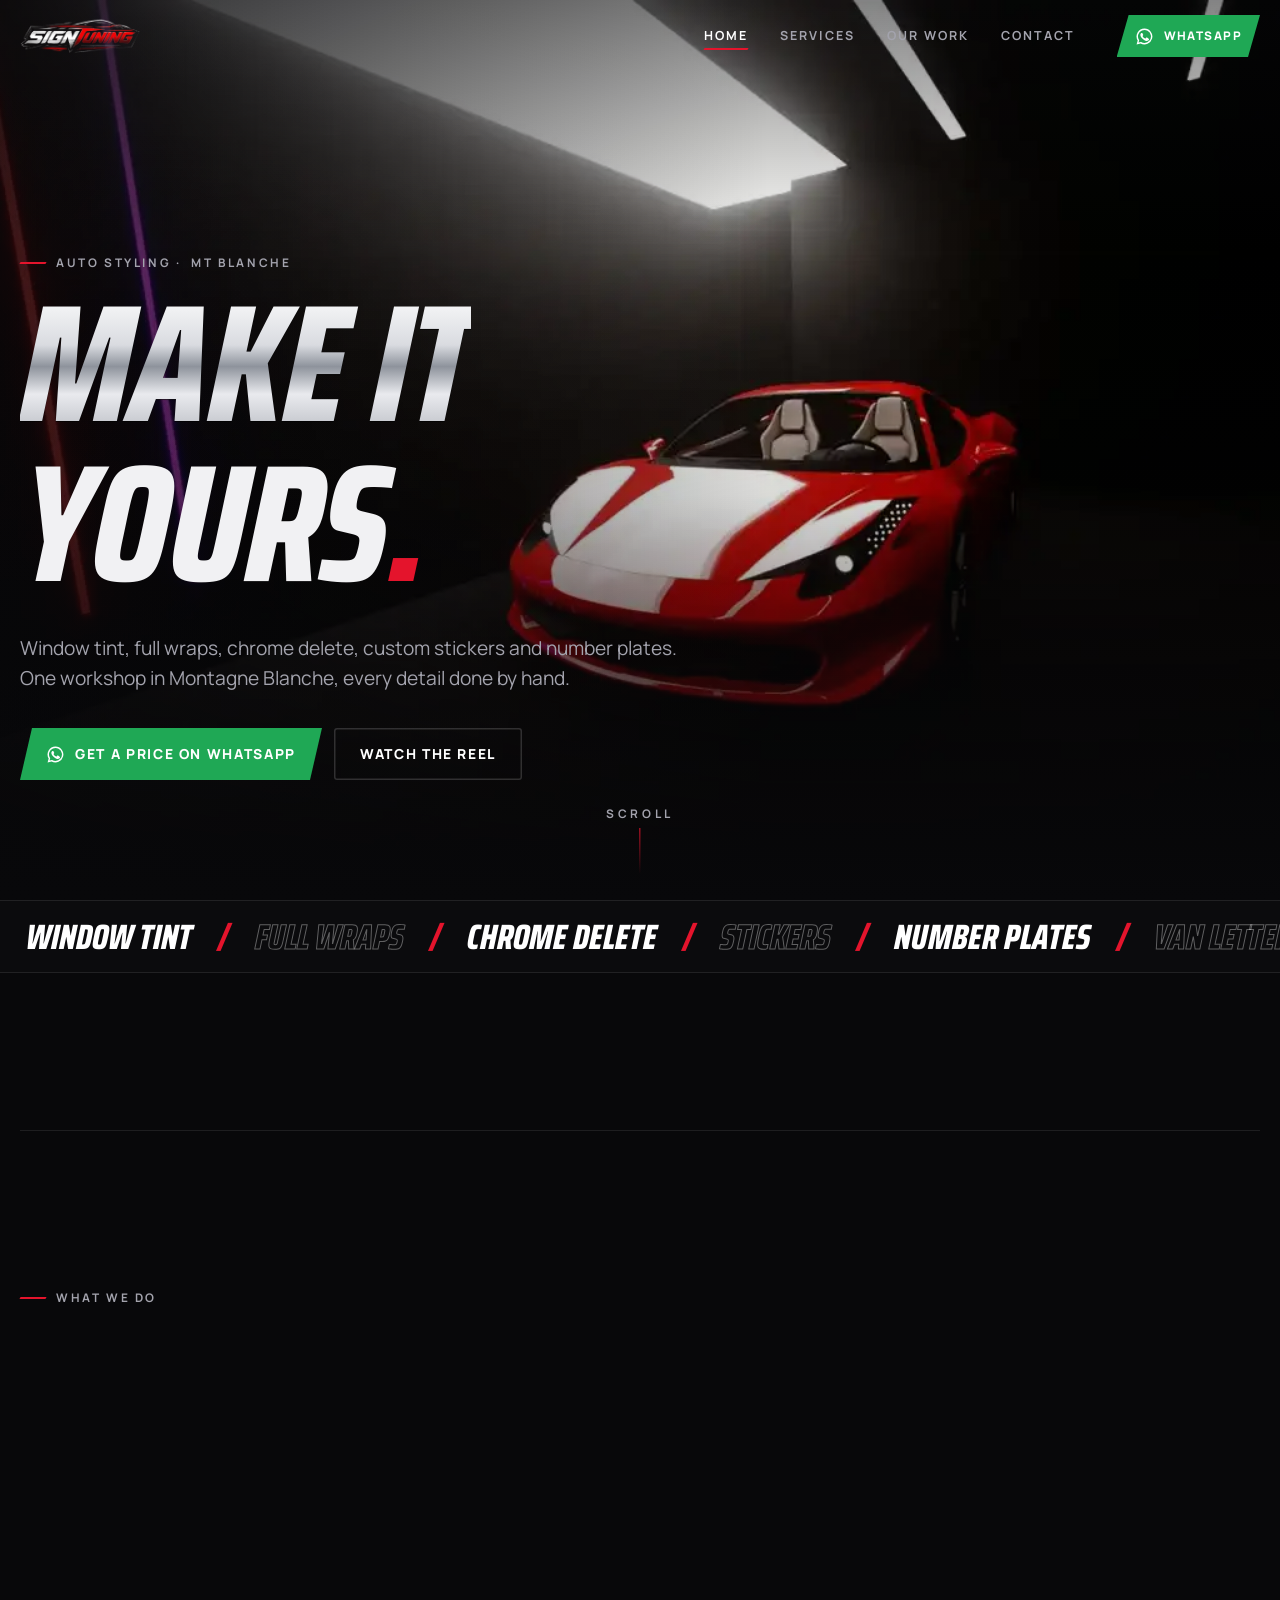
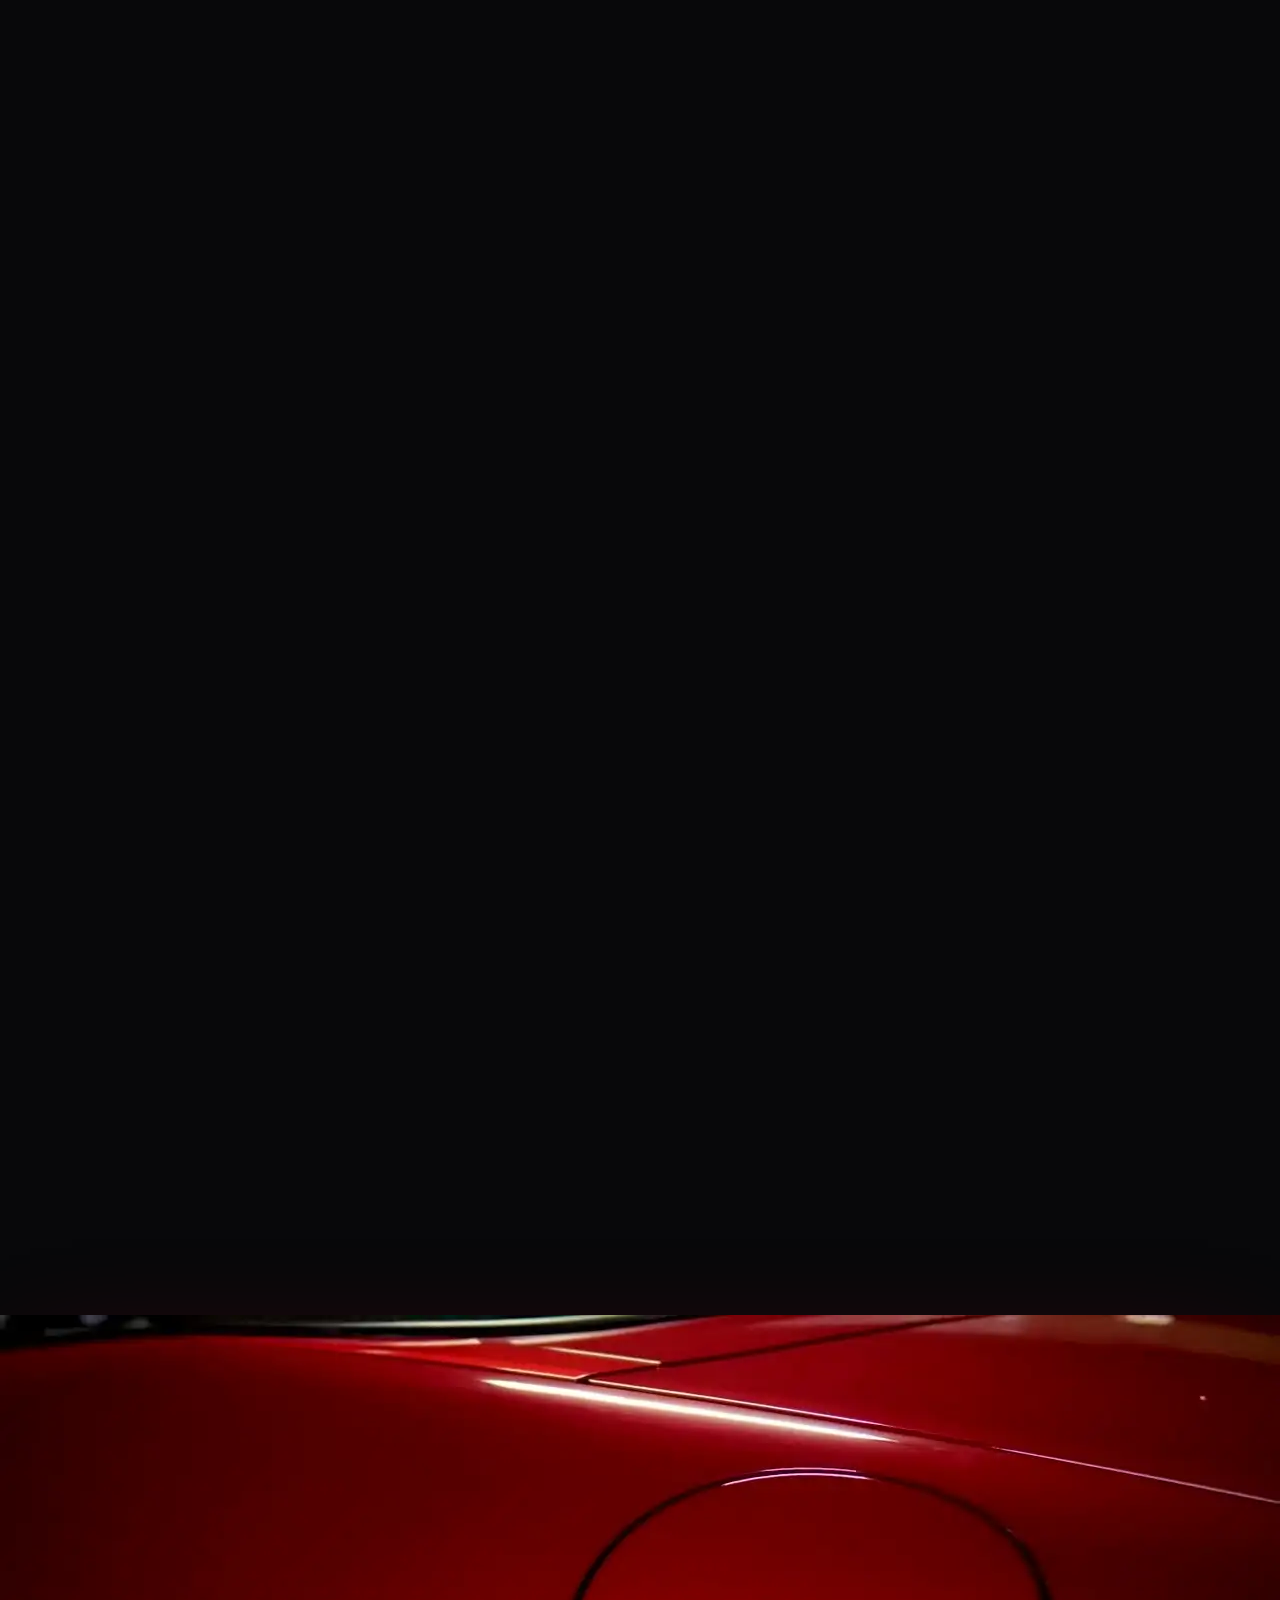
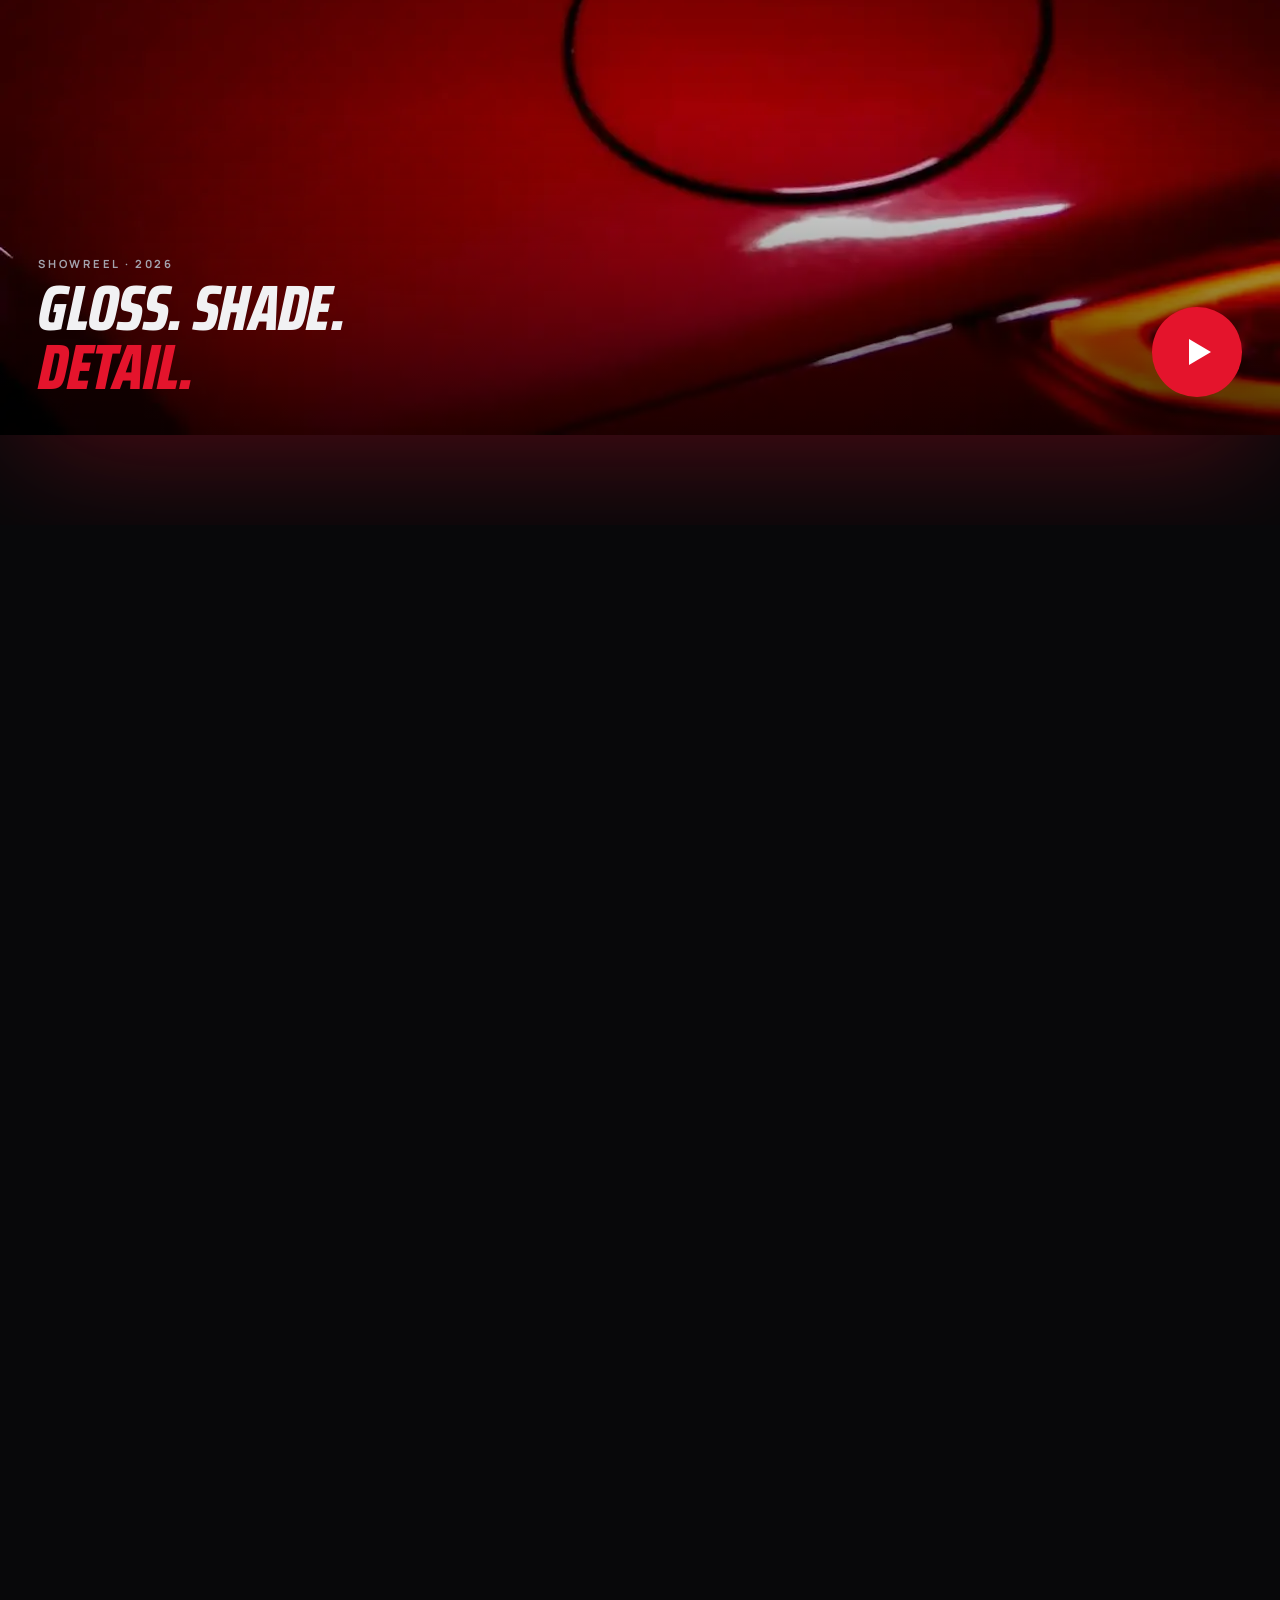
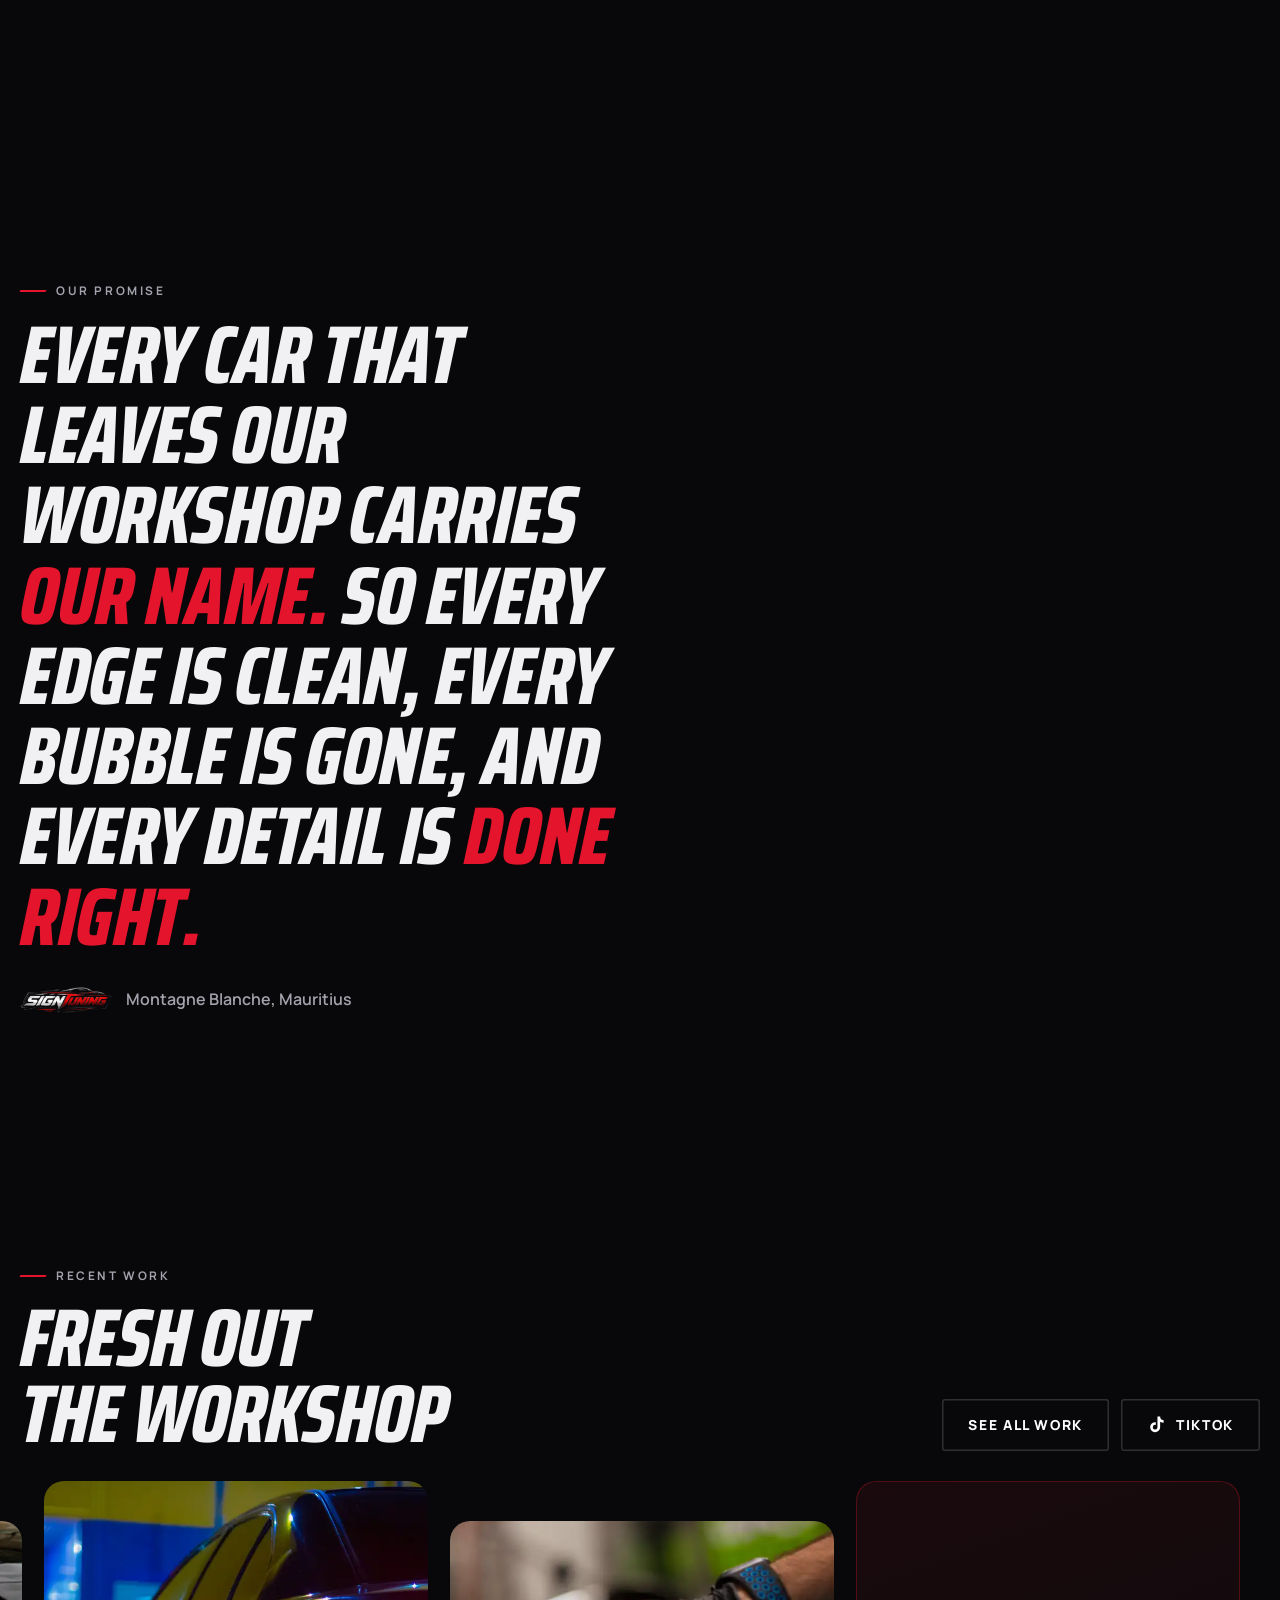
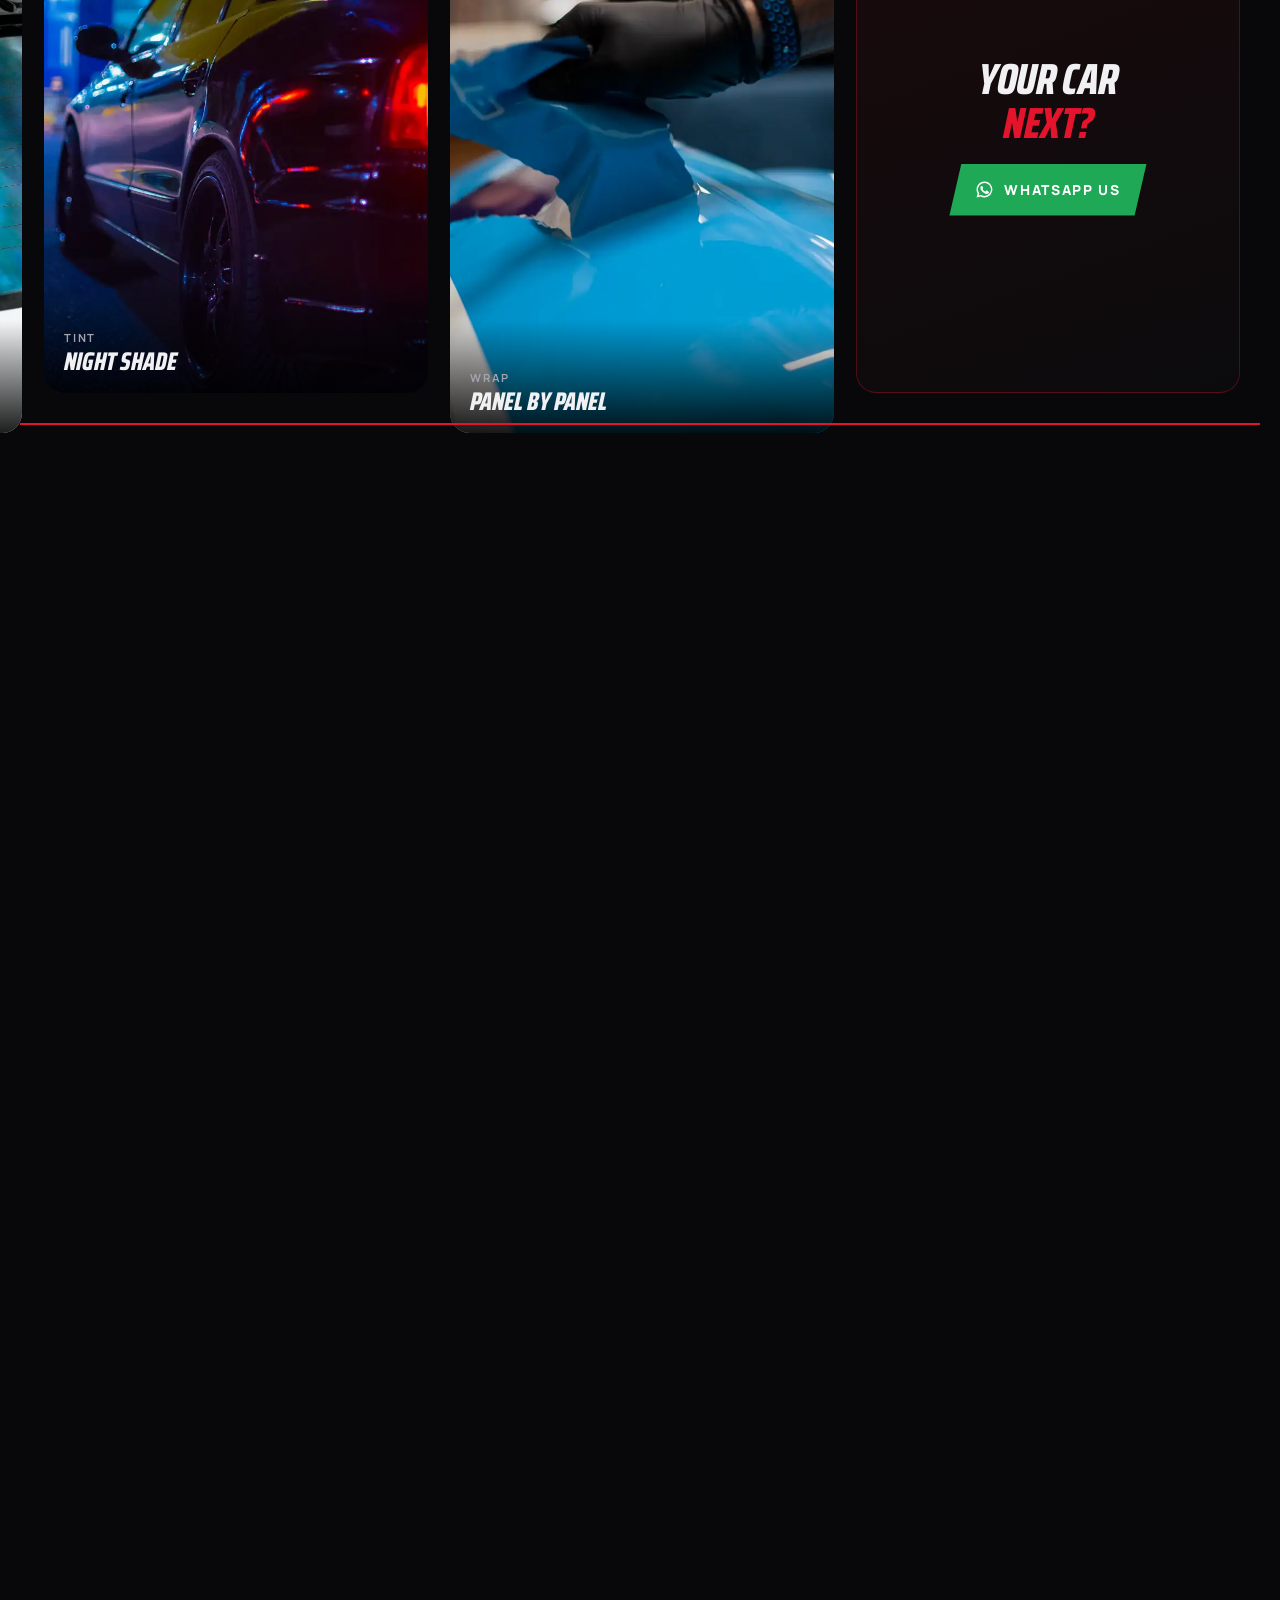
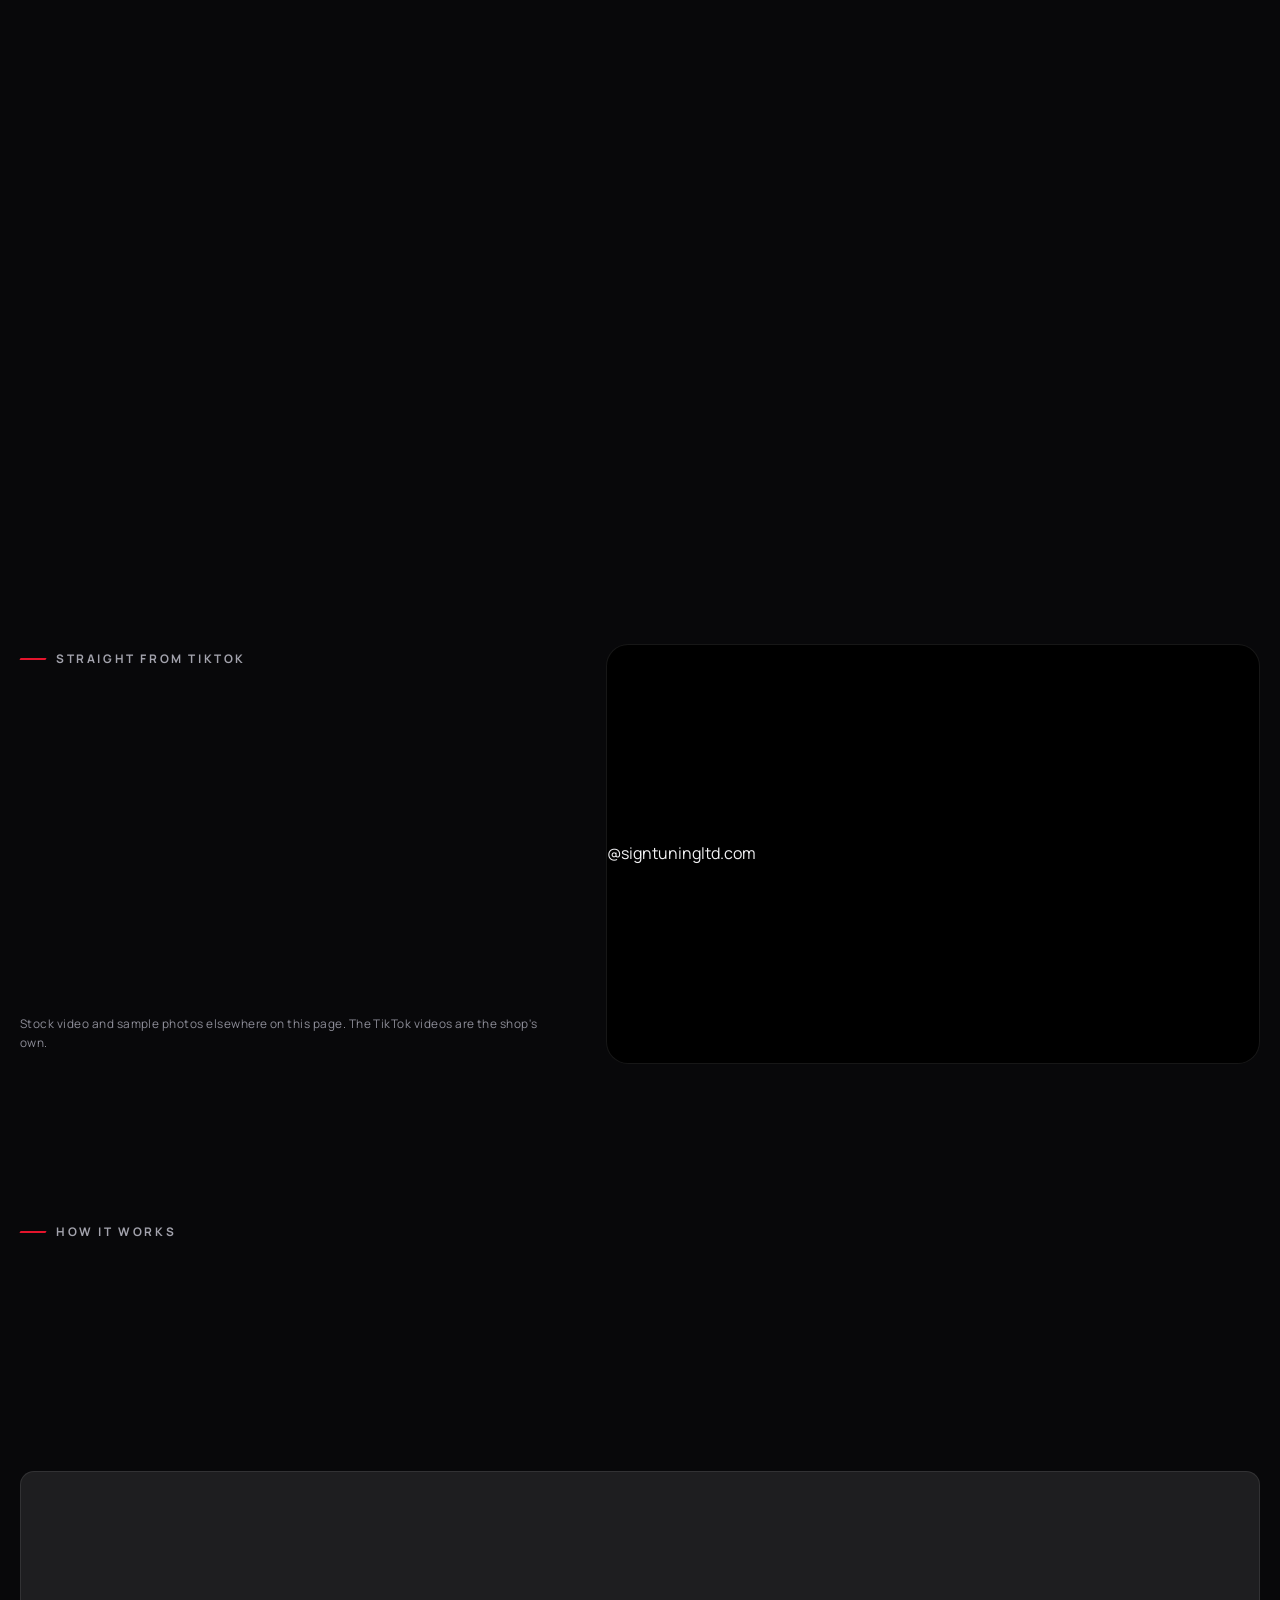
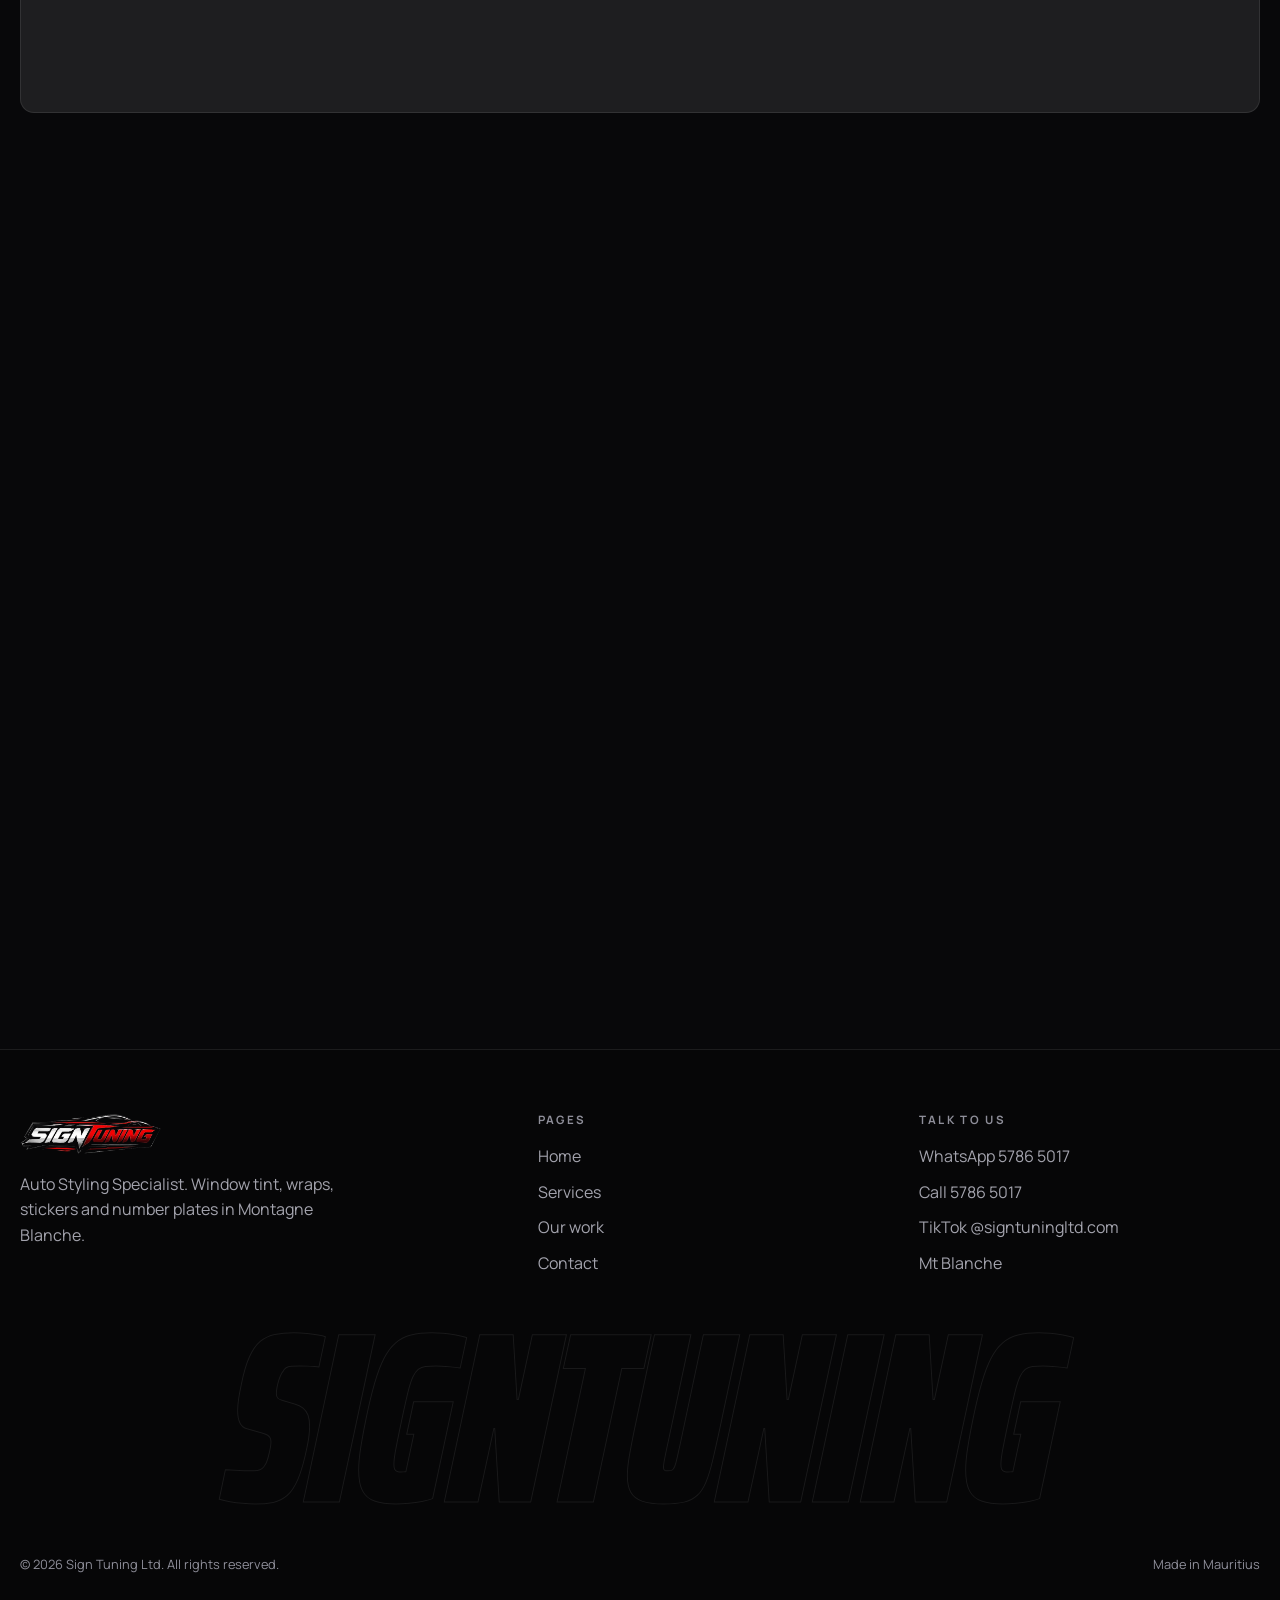
<file: index.html>
<!doctype html>
<html lang="en" data-page="home">
<head>
<meta charset="utf-8">
<meta name="viewport" content="width=device-width, initial-scale=1, viewport-fit=cover">
<title>SIGNTUNING | Window Tint, Car Wraps, Stickers & Number Plates in Mauritius</title>
<meta name="description" content="SIGNTUNING, auto styling specialist in Montagne Blanche, Mauritius. Window tint, full and partial car wraps, chrome delete, custom stickers and number plates. WhatsApp 5786 5017.">
<link rel="canonical" href="https://webluxe.github.io/SignTuning-Website/">
<meta name="theme-color" content="#08080a">
<meta property="og:title" content="SIGNTUNING | Auto Styling Specialist">
<meta property="og:description" content="Tint, wraps, stickers and number plates in Montagne Blanche, Mauritius.">
<meta property="og:image" content="https://webluxe.github.io/SignTuning-Website/img/og.jpg">
<link rel="icon" type="image/png" href="img/icon-192.png"><link rel="apple-touch-icon" href="img/icon-192.png">
<script>(function(d){try{if(!sessionStorage.getItem('st-intro')&&!matchMedia('(prefers-reduced-motion: reduce)').matches)d.classList.add('intro-on');if(sessionStorage.getItem('st-tx'))d.classList.add('tx-wait')}catch(e){}})(document.documentElement)</script>
<link rel="preconnect" href="https://fonts.googleapis.com"><link rel="preconnect" href="https://fonts.gstatic.com" crossorigin>
<link rel="stylesheet" href="https://fonts.googleapis.com/css2?family=Manrope:wght@400;500;600;700;800&family=Saira:ital,wdth,wght@0,62.5..100,600..900;1,62.5..100,700..900&display=swap" media="print" onload="this.media='all'"><noscript><link rel="stylesheet" href="https://fonts.googleapis.com/css2?family=Manrope:wght@400;500;600;700;800&family=Saira:ital,wdth,wght@0,62.5..100,600..900;1,62.5..100,700..900&display=swap"></noscript>
<link rel="preload" as="image" href="video/hero.webp" media="(min-aspect-ratio: 4/5)"><link rel="preload" as="image" href="video/hero-tall.webp" media="(max-aspect-ratio: 4/5)">
<link rel="stylesheet" href="css/style.css?v=11122248">
<script type="application/ld+json">{"@context":"https://schema.org","@type":"AutoBodyShop","name":"SIGNTUNING","legalName":"Sign Tuning Ltd","description":"Auto styling specialist: window tint, car wraps, stickers and number plates.","telephone":"+230 5786 5017","address":{"@type":"PostalAddress","addressLocality":"Montagne Blanche","addressCountry":"MU"},"sameAs":["https://www.tiktok.com/@signtuningltd.com"]}</script>
<style>.hero-media video{background:#000 url(video/hero.webp) center/cover}@media (max-aspect-ratio:4/5){.hero-media video{background-image:url(video/hero-tall.webp)}}</style>
</head>
<body>
<div class="opening" aria-hidden="true">
  <div class="film"></div>
  <div class="mark"><img src="img/logo.webp" alt=""><span class="blade"></span><span class="glint"></span><div class="sub">Auto styling specialist</div></div>
  <button class="skip" tabindex="-1">Skip</button>
</div>
<div class="tx" aria-hidden="true"><div class="sheet2"><div class="name"></div></div></div>

<header class="top" id="top"></header>
<nav class="sheet" id="sheet" aria-label="Menu"></nav>

<main>
  <section class="hero uv" data-scrub="hero">
    <div class="hero-media"><video data-src="video/hero.mp4" data-src-tall="video/hero-tall.mp4" aria-hidden="true"></video></div>
    <div class="wrap">
      <p class="kicker">Auto styling · <span data-s="area"></span></p>
      <h1><span class="line"><span class="chrome">Make it</span></span><span class="line"><span>yours<span class="red">.</span></span></span></h1>
      <p class="lead">Window tint, full wraps, chrome delete, custom stickers and number plates. One workshop in Montagne Blanche, every detail done by hand.</p>
      <div class="btns">
        <a class="btn wa" data-wa data-icon="wa">Get a price on WhatsApp</a>
        <a class="btn ghost" href="#reel">Watch the reel</a>
      </div>
    </div>
    <div class="scrollcue" aria-hidden="true">Scroll<i></i></div>
  </section>

  <div class="ticker" aria-hidden="true"><div class="ticker-track">
    <span>Window tint</span><span class="dot">/</span><span>Full wraps</span><span class="dot">/</span><span>Chrome delete</span><span class="dot">/</span><span>Stickers</span><span class="dot">/</span><span>Number plates</span><span class="dot">/</span><span>Van lettering</span><span class="dot">/</span>
  </div></div>

  <div class="wrap stats">
    <div class="stat rv"><b data-count="followers">0</b><small>TikTok followers</small></div>
    <div class="stat rv d1"><b data-count="likes">0</b><small>Likes on our work</small></div>
    <div class="stat rv d2"><b data-count="videos" data-plus="+">0</b><small>Jobs filmed</small></div>
    <div class="stat rv d3"><b>4 in 1</b><small>Tint, wrap, stickers, plates</small></div>
  </div>

  <section class="pad">
    <div class="wrap">
      <div class="head">
        <div><p class="kicker">What we do</p><h2 class="split">Four ways to<br>change your car</h2></div>
        <p class="lead rv">Pick one or stack them. Most cars leave with tint and a few details. Some leave a different colour.</p>
      </div>
      <div class="svcgrid">
        <a class="scard rv" href="services.html#tint">
          <video class="bgv" data-src="video/tint.mp4" poster="video/tint.webp" aria-hidden="true"></video>
          <span class="no">01</span><span class="vtag"><i></i>Live</span>
          <div class="txt"><h3>Window tint</h3><p>Cooler cabin, more privacy, less glare. Five shades from light to limo.</p>
            <ul><li>5 shades</li><li>Heat & UV</li><li>Same-day fitting</li></ul></div>
          <span class="go" data-icon="arrow"></span>
        </a>
        <a class="scard rv d1" href="services.html#wrap">
          <video class="bgv" data-src="video/wrap.mp4" poster="video/wrap.webp" aria-hidden="true"></video>
          <span class="no">02</span><span class="vtag"><i></i>Live</span>
          <div class="txt"><h3>Car wraps</h3><p>A new colour that protects your paint. Full car, roof, bonnet, mirrors or chrome delete.</p>
            <ul><li>Gloss · satin · matte</li><li>Chrome & colour shift</li><li>Removable</li></ul></div>
          <span class="go" data-icon="arrow"></span>
        </a>
        <a class="scard rv" href="services.html#stickers">
          <video class="bgv" data-src="video/stickers.mp4" poster="video/stickers.webp" aria-hidden="true"></video>
          <span class="no">03</span><span class="vtag"><i></i>Live</span>
          <div class="txt"><h3>Stickers</h3><p>Stripes, decals, windscreen banners and full business lettering, cut to size.</p>
            <ul><li>Any colour</li><li>Your logo</li><li>Vans & shops</li></ul></div>
          <span class="go" data-icon="arrow"></span>
        </a>
        <a class="scard rv d1" href="services.html#plates">
          <video class="bgv" data-src="video/plates.mp4" poster="video/plates.webp" aria-hidden="true"></video>
          <span class="no">04</span>
          <span class="floatplate"><span class="plate">SIGN 001</span></span>
          <div class="txt"><h3>Number plates</h3><p>Clean, sharp plates made while you wait.</p>
            <ul><li>Front & rear</li><li>While you wait</li></ul></div>
          <span class="go" data-icon="arrow"></span>
        </a>
      </div>
    </div>
  </section>

  <section class="reelsec" id="reel" data-scrub="pin">
    <div class="reel-pin">
      <div class="reel-word" aria-hidden="true">Showreel</div>
      <div class="reel-frame">
        <video class="bgv" data-src="video/reel.mp4" poster="video/reel.webp" aria-hidden="true"></video>
        <div class="reel-ui">
          <div><small>Showreel · 2026</small><h2>Gloss. Shade.<br><span class="red">Detail.</span></h2></div>
          <button class="playbtn" data-reel="video/reel.mp4" aria-label="Play the showreel full screen"></button>
        </div>
      </div>
    </div>
  </section>

  <section class="statement" data-scrub="reveal">
    <div class="wrap">
      <p class="kicker">Our promise</p>
      <p data-words>Every car that leaves our workshop carries *our *name. So every edge is clean, every bubble is gone, and every detail is *done *right.</p>
      <div class="by"><img src="img/logo.webp" alt="" loading="lazy" decoding="async">Montagne Blanche, Mauritius</div>
    </div>
  </section>

  <section class="hwork" data-scrub="pin">
    <div class="hwork-pin">
      <div class="wrap head" style="margin-bottom:0">
        <div><p class="kicker">Recent work</p><h2>Fresh out<br>the workshop</h2></div>
        <div class="btns"><a class="btn ghost" href="work.html">See all work</a><a class="btn ghost" data-tt data-icon="tt">TikTok</a></div>
      </div>
      <div class="hwork-track">
        <figure><img src="img/black-coupe.webp" alt="Black car with dark tinted windows" loading="lazy" decoding="async"><figcaption><small>Tint</small>Full black-out</figcaption></figure>
        <figure><img src="img/colour-car.webp" alt="Car in a colour-shift wrap" loading="lazy" decoding="async"><figcaption><small>Wrap</small>Colour shift</figcaption></figure>
        <figure><img src="img/amg.webp" alt="Grey car with a yellow racing stripe" loading="lazy" decoding="async"><figcaption><small>Stickers</small>Race stripe</figcaption></figure>
        <figure><img src="img/sticker.webp" alt="Sponsor stickers on a rear window" loading="lazy" decoding="async"><figcaption><small>Stickers</small>Sponsor decals</figcaption></figure>
        <figure><img src="img/black-car.webp" alt="Dark car at night with tinted windows" loading="lazy" decoding="async"><figcaption><small>Tint</small>Night shade</figcaption></figure>
        <figure><img src="img/film-peel.webp" alt="Film being peeled from a blue panel" loading="lazy" decoding="async"><figcaption><small>Wrap</small>Panel by panel</figcaption></figure>
        <figure class="endcard"><div><h3>Your car<br><span class="red">next?</span></h3><a class="btn wa" data-wa data-icon="wa">WhatsApp us</a></div></figure>
      </div>
      <div class="progress"><i></i></div>
    </div>
  </section>

  <section class="pad">
    <div class="wrap ttfeed">
      <div>
        <p class="kicker">Straight from TikTok</p>
        <h2 class="split">1,000+ jobs<br>on camera</h2>
        <p class="lead rv" style="margin:22px 0 28px">Every tint, wrap and plate gets filmed. These are our latest videos, live from <b data-s="tiktokHandle"></b>.</p>
        <div class="btns rv"><a class="btn" data-tt data-icon="tt">Follow on TikTok</a></div>
        <p class="demo-note" style="margin-top:18px">Stock video and sample photos elsewhere on this page. The TikTok videos are the shop's own.</p>
      </div>
      <div class="ttframe" data-auto><div class="loading"><span data-icon="tt" style="width:34px;display:block"></span>Loading our latest TikToks…</div></div>
    </div>
  </section>

  <section class="pad" style="padding-top:0">
    <div class="wrap">
      <div class="head"><div><p class="kicker">How it works</p><h2 class="split">From message<br>to drive-out</h2></div></div>
      <div class="steps">
        <div class="step rv"><h3>Message us</h3><p>Send your car and what you want on WhatsApp. A photo helps.</p></div>
        <div class="step rv d1"><h3>Pick your film</h3><p>We show you real samples: shades of tint, wrap colours and finishes.</p></div>
        <div class="step rv d2"><h3>Drop the car</h3><p>Book a slot in Montagne Blanche. Tint and plates are often same day.</p></div>
        <div class="step rv d3"><h3>Drive out</h3><p>Clean edges, no bubbles. We tell you how to look after it.</p></div>
      </div>
    </div>
  </section>

  <section class="pad" style="padding-top:0">
    <div class="wrap">
      <div class="cta rv">
        <div class="txt">
          <p class="kicker" style="margin:0">Visit the workshop</p>
          <h2>Montagne<br><span class="red">Blanche</span></h2>
          <div class="facts">
            <div class="fact"><span data-icon="pin"></span><div><b data-s="areaLong"></b><span>Message us for the exact pin before you come.</span></div></div>
            <div class="fact"><span data-icon="clock"></span><div><b data-s="hours"></b><span>Tint and plates are often done the same day.</span></div></div>
            <div class="fact"><span data-icon="phone"></span><div><b data-s="phone"></b><span>Call or WhatsApp</span></div></div>
          </div>
          <div class="btns"><a class="btn wa" data-wa data-icon="wa">WhatsApp us</a><a class="btn ghost" data-tel data-icon="phone">Call</a></div>
        </div>
        <div class="map"><iframe data-map title="Map of Montagne Blanche" loading="lazy" referrerpolicy="no-referrer-when-downgrade"></iframe></div>
      </div>
    </div>
  </section>
</main>

<div class="vlight" role="dialog" aria-label="Showreel"><video controls playsinline></video><button aria-label="Close">×</button></div>
<footer id="foot"></footer>
<div class="dock" id="dock"></div>
<script src="config.js?v=11122244" defer></script>
<script src="js/main.js?v=11122244" defer></script>
<script src="js/fx.js?v=11122244" defer></script>
</body>
</html>
</file>
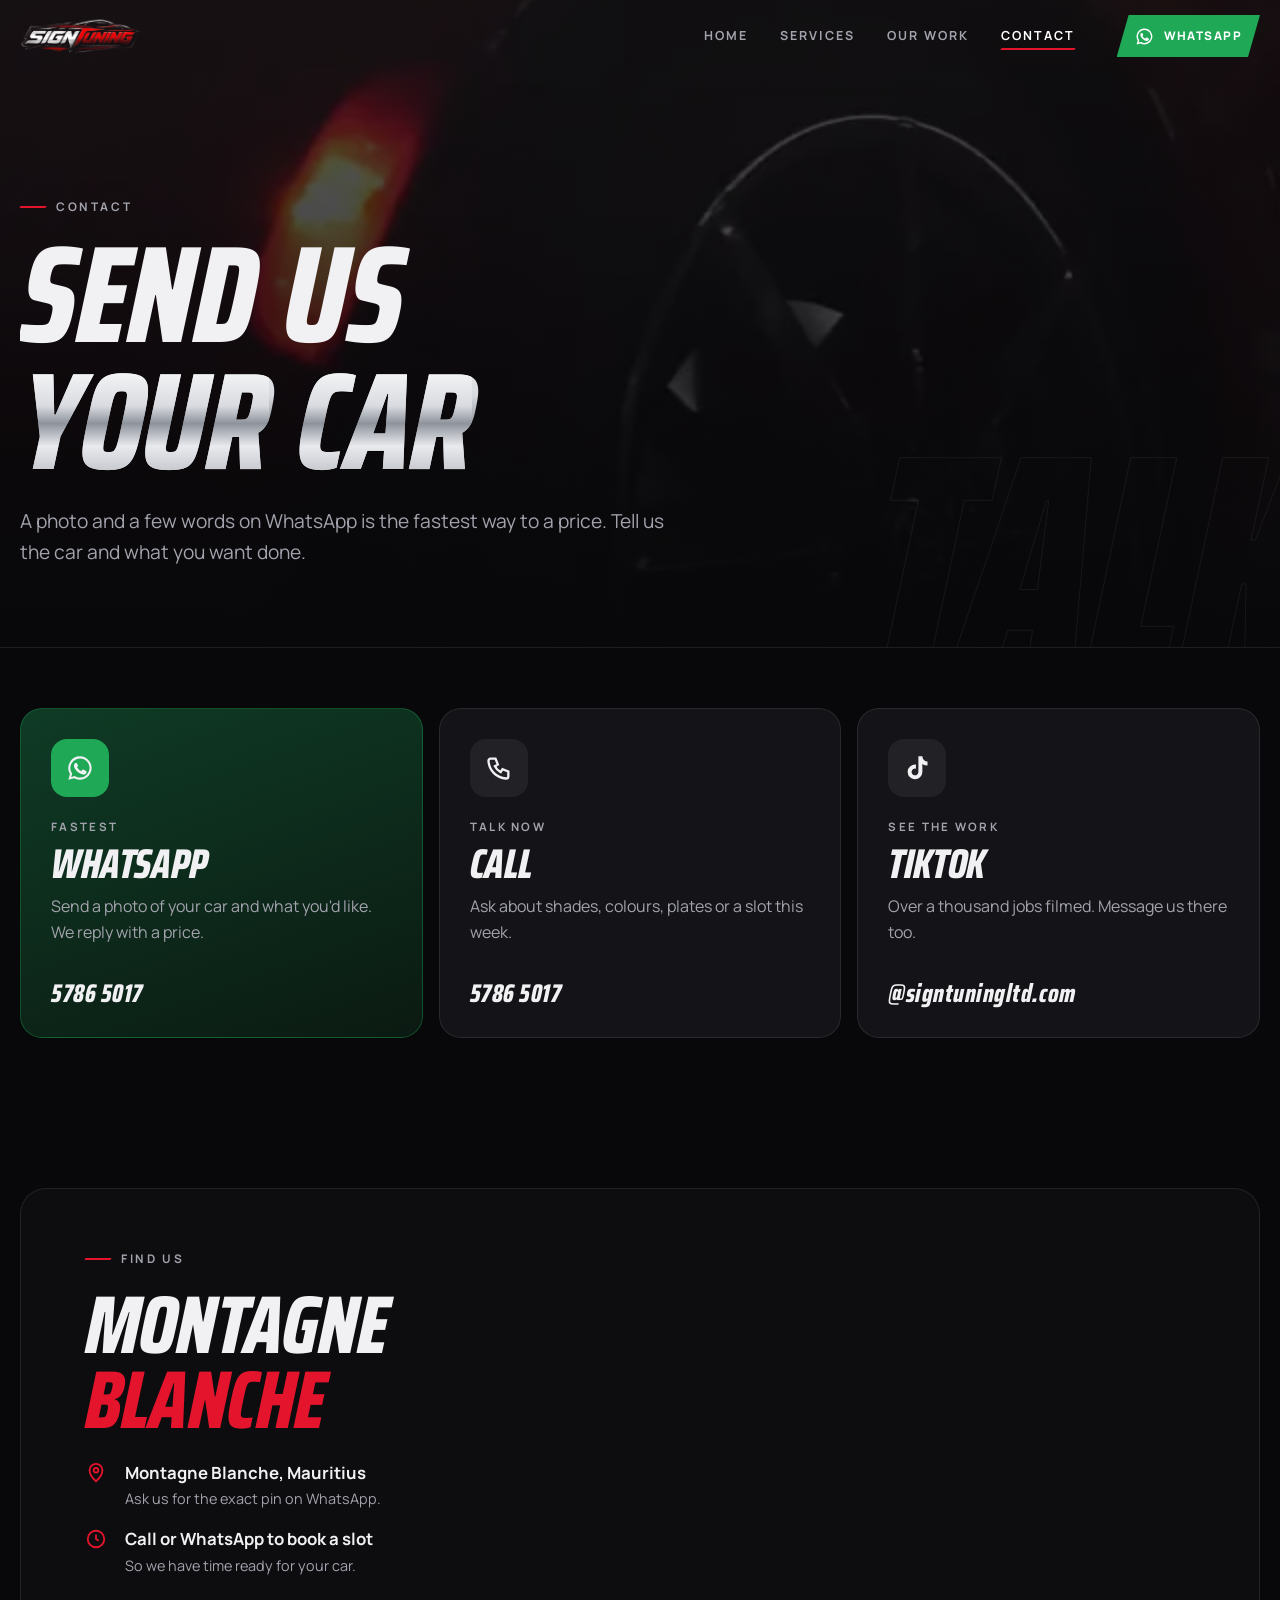
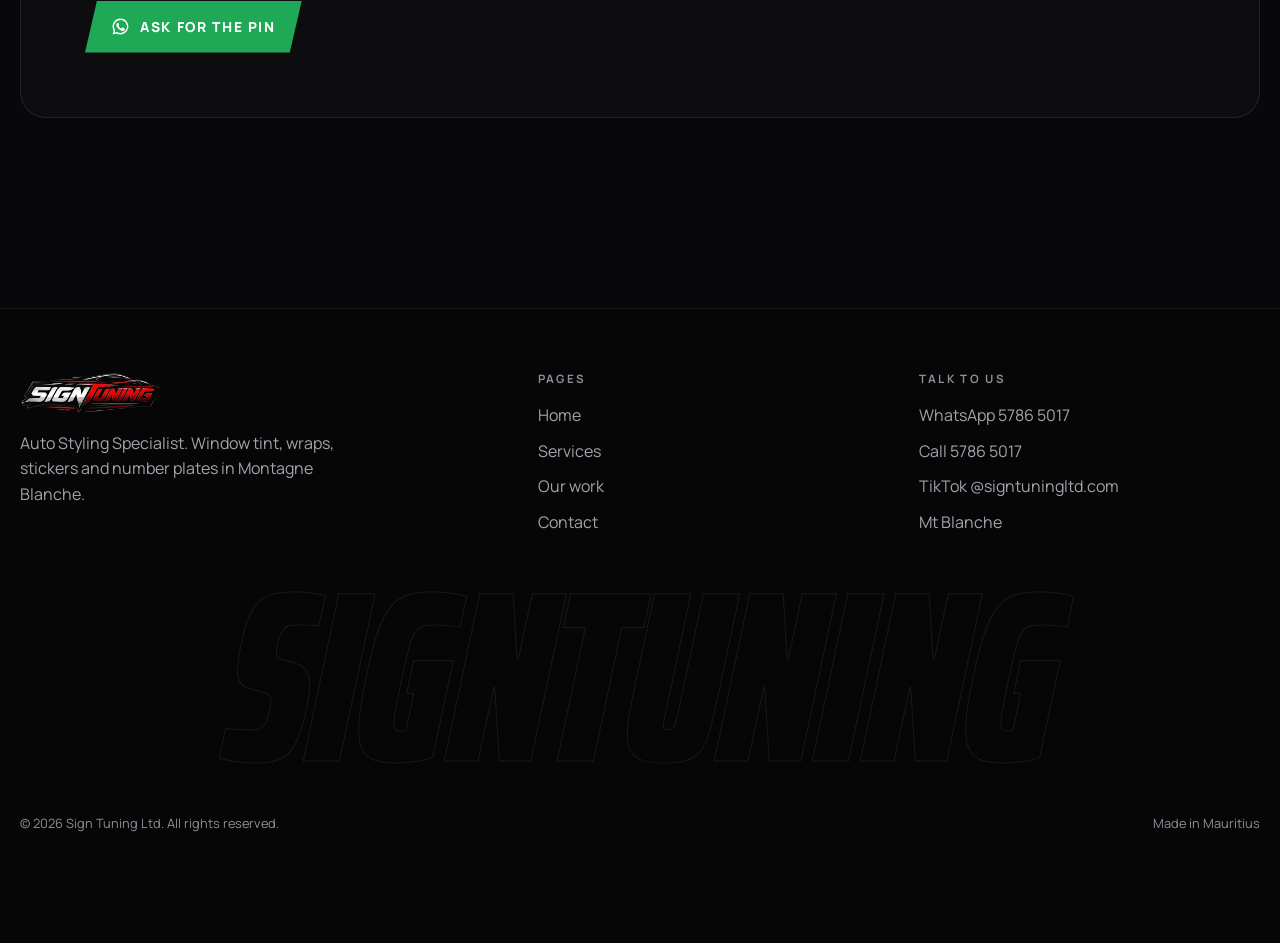
<file: contact.html>
<!doctype html>
<html lang="en" data-page="contact">
<head>
<meta charset="utf-8">
<meta name="viewport" content="width=device-width, initial-scale=1, viewport-fit=cover">
<title>Contact | SIGNTUNING, Montagne Blanche</title>
<meta name="description" content="WhatsApp or call SIGNTUNING on 5786 5017 for window tint, wraps, stickers and number plates in Montagne Blanche, Mauritius.">
<meta property="og:image" content="https://webluxe.github.io/SignTuning-Website/img/og.jpg">
<meta property="og:type" content="website">
<link rel="canonical" href="https://webluxe.github.io/SignTuning-Website/contact.html">
<meta name="theme-color" content="#08080a">
<link rel="icon" type="image/png" href="img/icon-192.png"><link rel="apple-touch-icon" href="img/icon-192.png">
<script>(function(d){try{if(sessionStorage.getItem('st-tx'))d.classList.add('tx-wait')}catch(e){}})(document.documentElement)</script>
<link rel="preconnect" href="https://fonts.googleapis.com"><link rel="preconnect" href="https://fonts.gstatic.com" crossorigin>
<link rel="stylesheet" href="https://fonts.googleapis.com/css2?family=Manrope:wght@400;500;600;700;800&family=Saira:ital,wdth,wght@0,62.5..100,600..900;1,62.5..100,700..900&display=swap" media="print" onload="this.media='all'"><noscript><link rel="stylesheet" href="https://fonts.googleapis.com/css2?family=Manrope:wght@400;500;600;700;800&family=Saira:ital,wdth,wght@0,62.5..100,600..900;1,62.5..100,700..900&display=swap"></noscript>
<link rel="stylesheet" href="css/style.css?v=11122248">
</head>
<body>
<div class="tx" aria-hidden="true"><div class="sheet2"><div class="name"></div></div></div>
<header class="top" id="top"></header>
<nav class="sheet" id="sheet" aria-label="Menu"></nav>

<main>
  <section class="phero vbg">
    <video class="bgv" data-src="video/plates.mp4" poster="video/plates.webp" aria-hidden="true"></video>
    <div class="wrap">
      <p class="kicker">Contact</p>
      <h1 class="split">Send us<br><span class="chrome">your car</span></h1>
      <p class="lead rv">A photo and a few words on WhatsApp is the fastest way to a price. Tell us the car and what you want done.</p>
    </div>
    <div class="ghostword" aria-hidden="true">Talk</div>
  </section>

  <section class="pad" style="padding-top:60px">
    <div class="wrap">
      <div class="ways">
        <a class="way wa rv" data-wa>
          <span class="ic" data-icon="wa"></span>
          <small>Fastest</small>
          <h3>WhatsApp</h3>
          <p>Send a photo of your car and what you'd like. We reply with a price.</p>
          <b data-s="phone"></b>
        </a>
        <a class="way rv d1" data-tel>
          <span class="ic" data-icon="phone"></span>
          <small>Talk now</small>
          <h3>Call</h3>
          <p>Ask about shades, colours, plates or a slot this week.</p>
          <b data-s="phone"></b>
        </a>
        <a class="way rv d2" data-tt>
          <span class="ic" data-icon="tt"></span>
          <small>See the work</small>
          <h3>TikTok</h3>
          <p>Over a thousand jobs filmed. Message us there too.</p>
          <b data-s="tiktokHandle"></b>
        </a>
      </div>
    </div>
  </section>

  <section class="pad" style="padding-top:0">
    <div class="wrap">
      <div class="cta rv">
        <div class="txt">
          <p class="kicker" style="margin:0">Find us</p>
          <h2>Montagne<br><span class="red">Blanche</span></h2>
          <div class="facts">
            <div class="fact"><span data-icon="pin"></span><div><b data-s="areaLong"></b><span>Ask us for the exact pin on WhatsApp.</span></div></div>
            <div class="fact"><span data-icon="clock"></span><div><b data-s="hours"></b><span>So we have time ready for your car.</span></div></div>
          </div>
          <div class="btns"><a class="btn wa" data-wa="Hi SIGNTUNING! Can you send me your location? I'd like to come by." data-icon="wa">Ask for the pin</a></div>
        </div>
        <div class="map"><iframe data-map title="Map of Montagne Blanche" loading="lazy" referrerpolicy="no-referrer-when-downgrade"></iframe></div>
      </div>
    </div>
  </section>
</main>
<footer id="foot"></footer>
<div class="dock" id="dock"></div>
<script src="config.js?v=11122244" defer></script>
<script src="js/main.js?v=11122244" defer></script>
<script src="js/fx.js?v=11122244" defer></script>
</body>
</html>
</file>
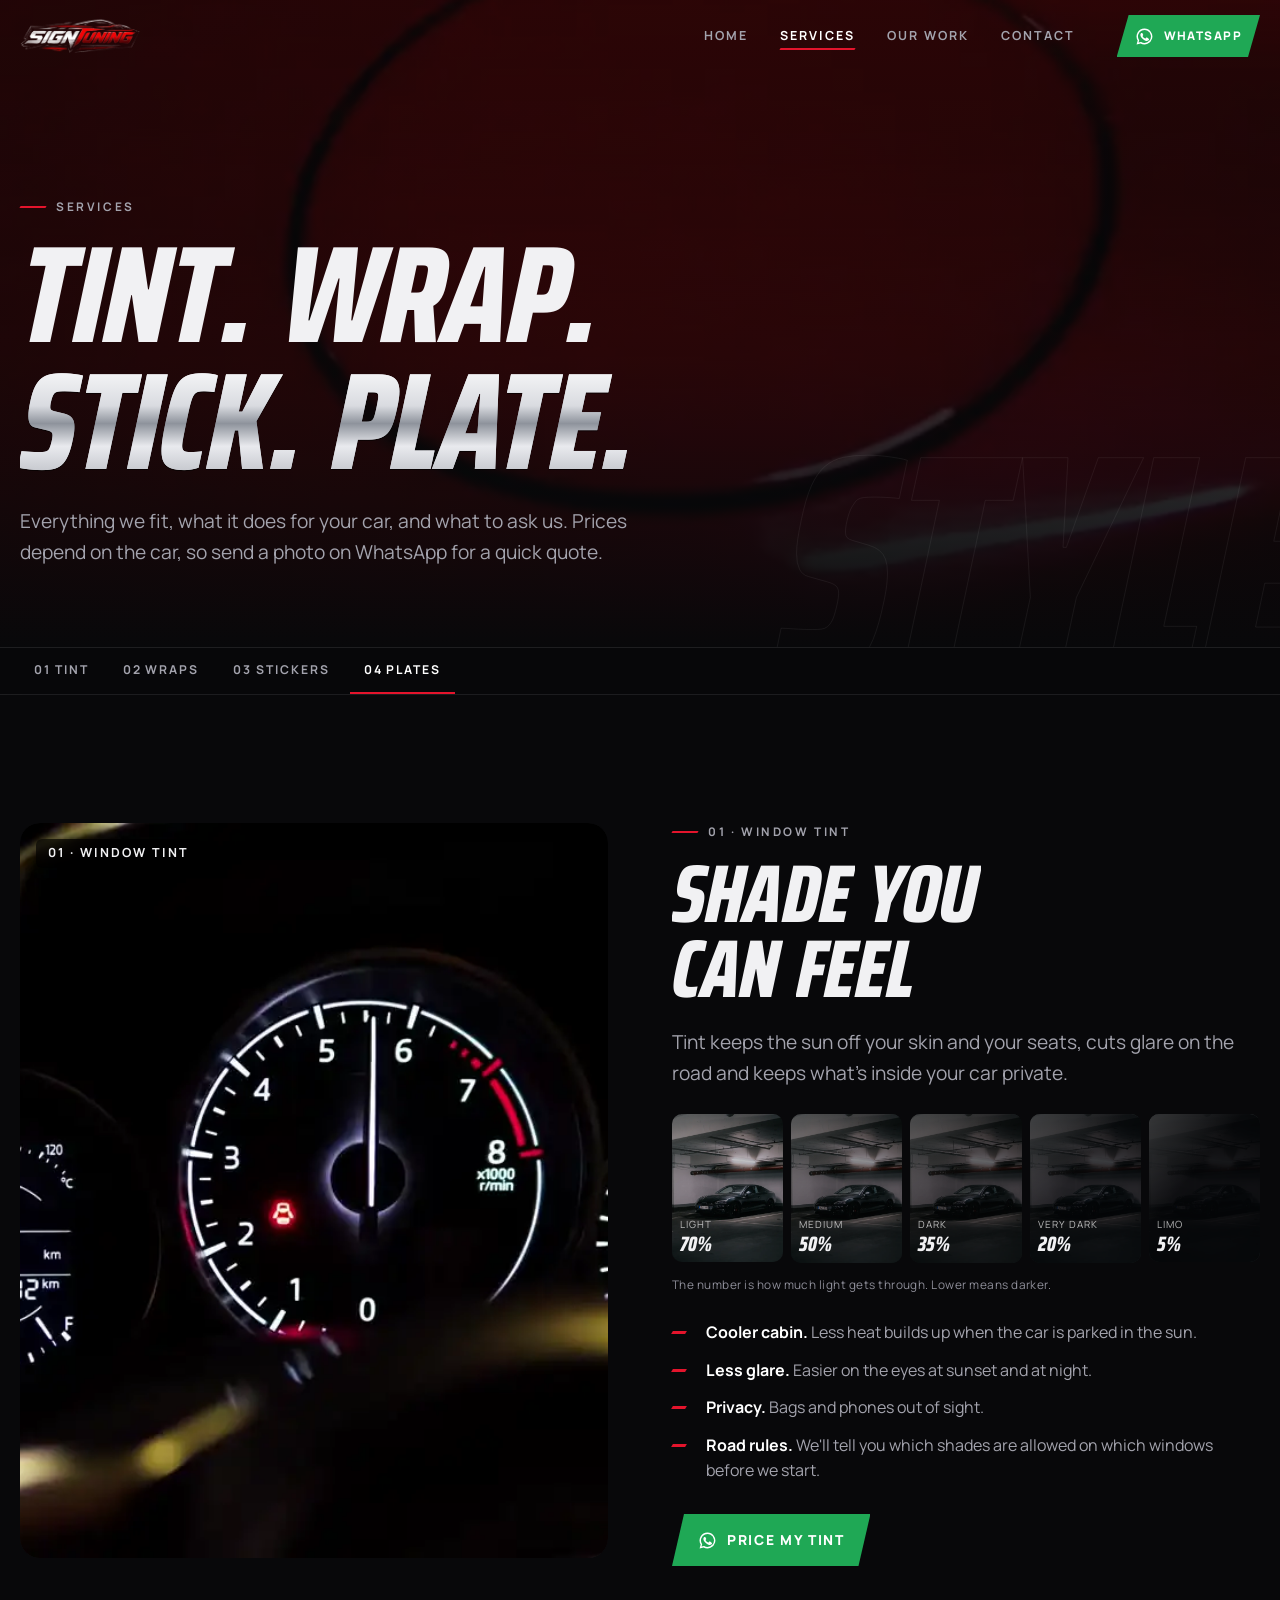
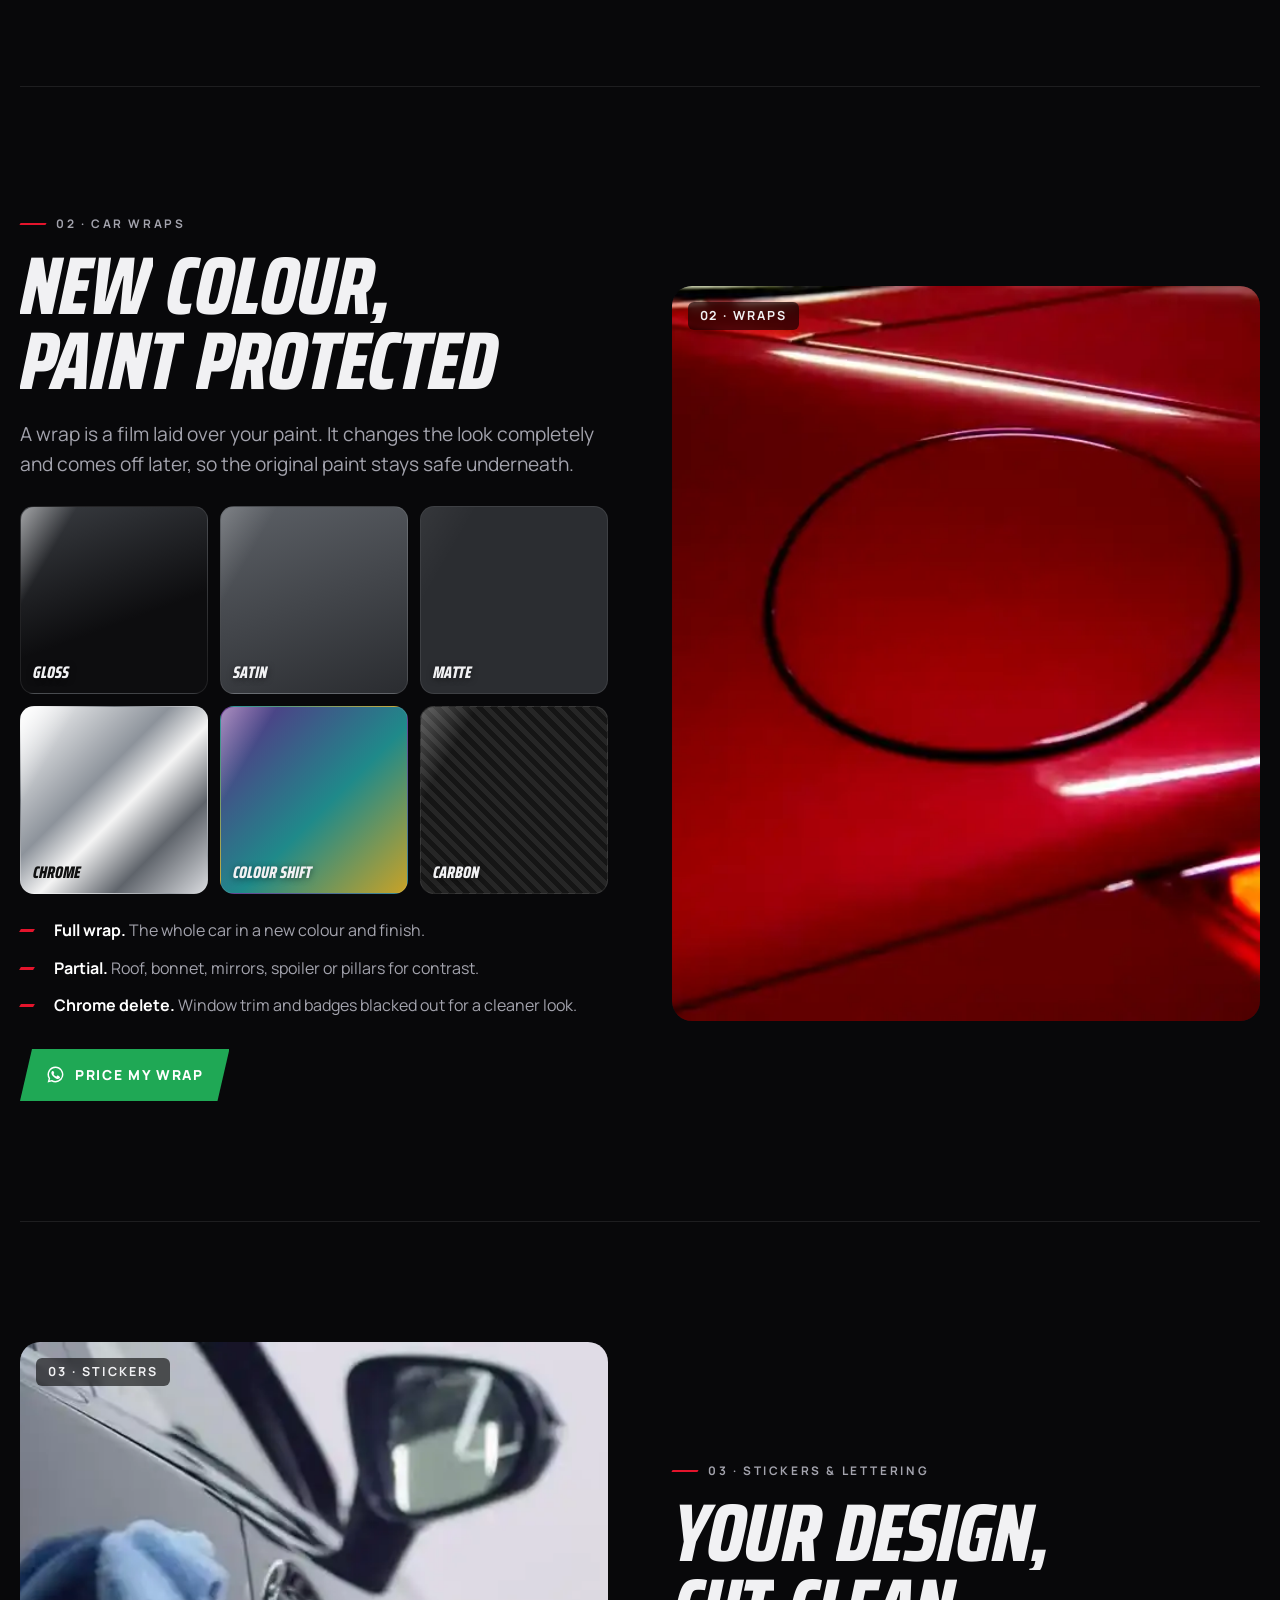
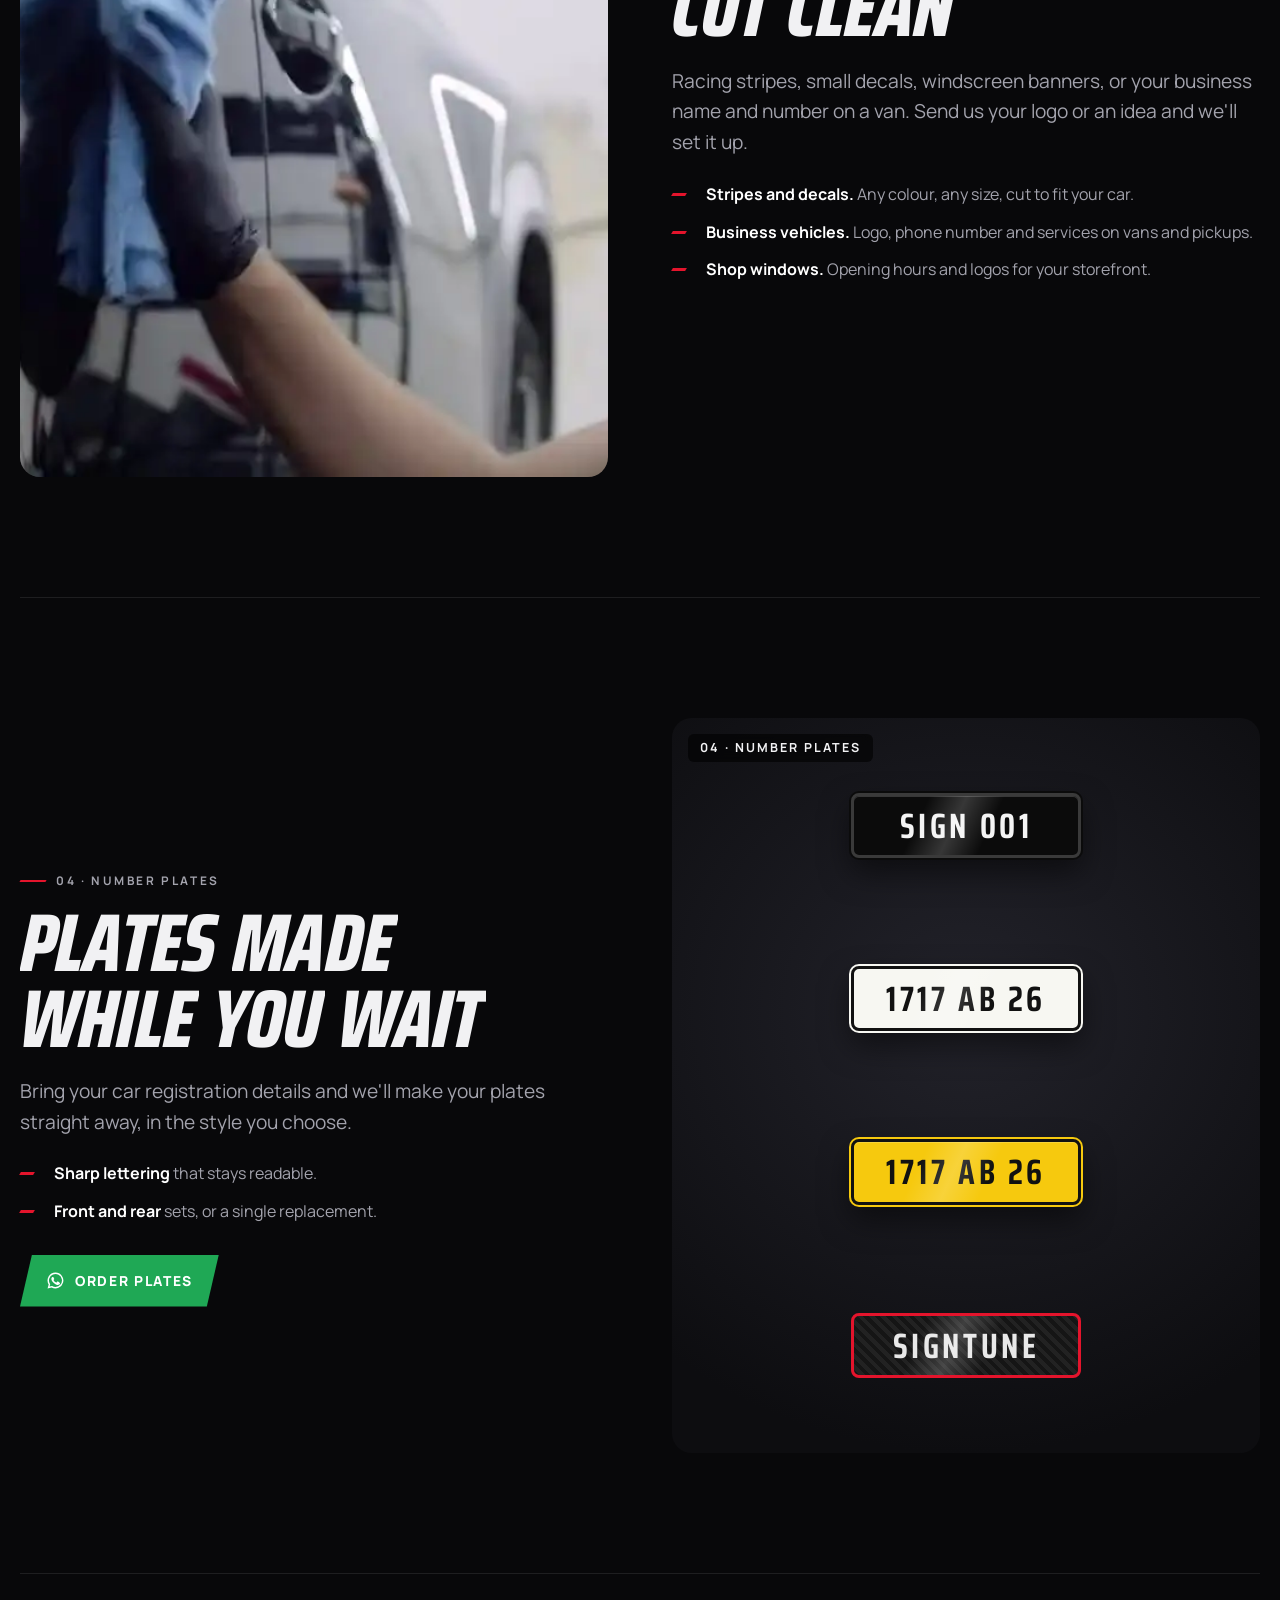
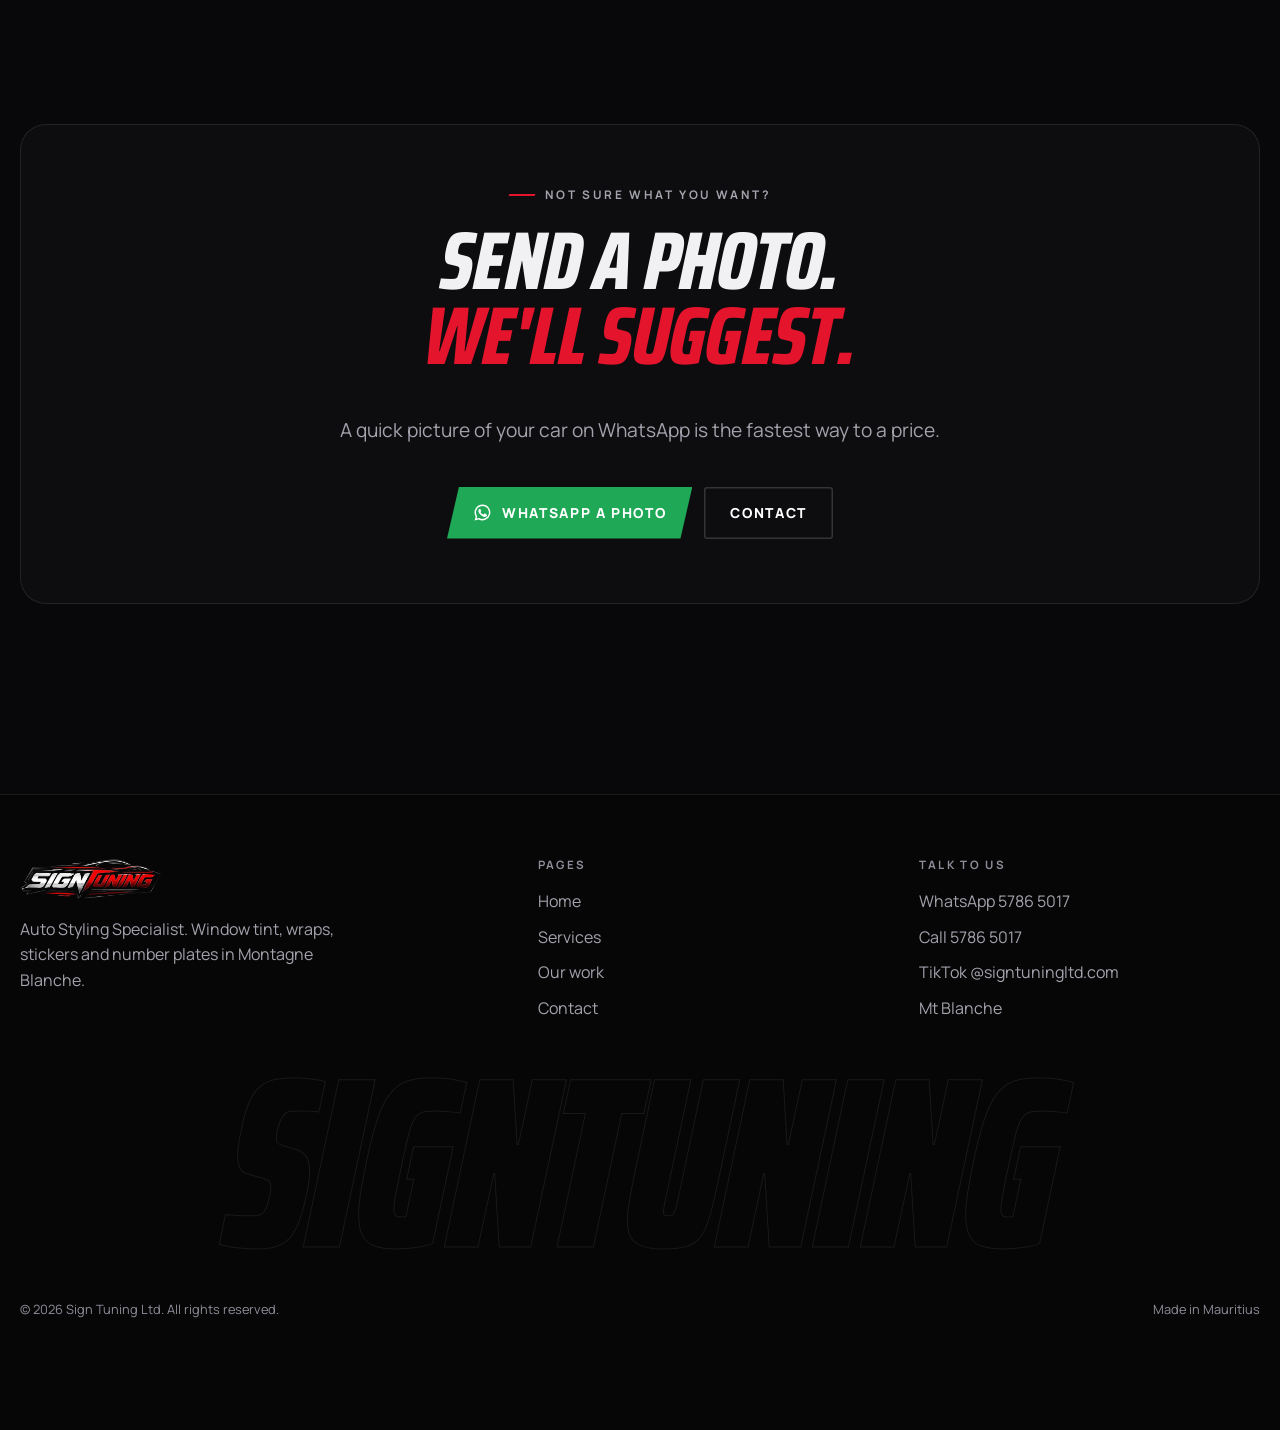
<file: services.html>
<!doctype html>
<html lang="en" data-page="services">
<head>
<meta charset="utf-8">
<meta name="viewport" content="width=device-width, initial-scale=1, viewport-fit=cover">
<title>Services: Tint, Wraps, Stickers, Number Plates | SIGNTUNING Mauritius</title>
<meta name="description" content="Window tint shades from 70% to 5%, full and partial car wraps, chrome delete, custom stickers, van lettering and number plates at SIGNTUNING, Montagne Blanche.">
<meta property="og:image" content="https://webluxe.github.io/SignTuning-Website/img/og.jpg">
<meta property="og:type" content="website">
<link rel="canonical" href="https://webluxe.github.io/SignTuning-Website/services.html">
<meta name="theme-color" content="#08080a">
<link rel="icon" type="image/png" href="img/icon-192.png"><link rel="apple-touch-icon" href="img/icon-192.png">
<script>(function(d){try{if(sessionStorage.getItem('st-tx'))d.classList.add('tx-wait')}catch(e){}})(document.documentElement)</script>
<link rel="preconnect" href="https://fonts.googleapis.com"><link rel="preconnect" href="https://fonts.gstatic.com" crossorigin>
<link rel="stylesheet" href="https://fonts.googleapis.com/css2?family=Manrope:wght@400;500;600;700;800&family=Saira:ital,wdth,wght@0,62.5..100,600..900;1,62.5..100,700..900&display=swap" media="print" onload="this.media='all'"><noscript><link rel="stylesheet" href="https://fonts.googleapis.com/css2?family=Manrope:wght@400;500;600;700;800&family=Saira:ital,wdth,wght@0,62.5..100,600..900;1,62.5..100,700..900&display=swap"></noscript>
<link rel="stylesheet" href="css/style.css?v=11122248">
</head>
<body>
<div class="tx" aria-hidden="true"><div class="sheet2"><div class="name"></div></div></div>
<header class="top" id="top"></header>
<nav class="sheet" id="sheet" aria-label="Menu"></nav>

<main>
  <section class="phero vbg">
    <video class="bgv" data-src="video/wrap.mp4" poster="video/wrap.webp" aria-hidden="true"></video>
    <div class="wrap">
      <p class="kicker">Services</p>
      <h1 class="split">Tint. Wrap.<br><span class="chrome">Stick. Plate.</span></h1>
      <p class="lead rv">Everything we fit, what it does for your car, and what to ask us. Prices depend on the car, so send a photo on WhatsApp for a quick quote.</p>
    </div>
    <div class="ghostword" aria-hidden="true">Style</div>
  </section>
  <nav class="subnav" aria-label="Services"><div class="wrap"><a href="#tint">01 Tint</a><a href="#wrap">02 Wraps</a><a href="#stickers">03 Stickers</a><a href="#plates">04 Plates</a></div></nav>

  <div class="wrap">
    <section class="detail" id="tint">
      <div class="media rv"><video class="bgv" data-src="video/tint.mp4" poster="video/tint.webp" aria-hidden="true"></video><span class="tag">01 · Window tint</span></div>
      <div>
        <p class="kicker">01 · Window tint</p>
        <h2 class="split">Shade you<br>can feel</h2>
        <p class="lead rv">Tint keeps the sun off your skin and your seats, cuts glare on the road and keeps what's inside your car private.</p>
        <div class="shades rv" aria-label="How each tint shade looks from outside">
          <div class="shade" style="--o:.25"><small>Light</small><b>70%</b></div>
          <div class="shade" style="--o:.45"><small>Medium</small><b>50%</b></div>
          <div class="shade" style="--o:.62"><small>Dark</small><b>35%</b></div>
          <div class="shade" style="--o:.78"><small>Very dark</small><b>20%</b></div>
          <div class="shade" style="--o:.93"><small>Limo</small><b>5%</b></div>
        </div>
        <p class="demo-note" style="margin:0">The number is how much light gets through. Lower means darker.</p>
        <ul class="ticks-list rv">
          <li><span><b>Cooler cabin.</b> Less heat builds up when the car is parked in the sun.</span></li>
          <li><span><b>Less glare.</b> Easier on the eyes at sunset and at night.</span></li>
          <li><span><b>Privacy.</b> Bags and phones out of sight.</span></li>
          <li><span><b>Road rules.</b> We'll tell you which shades are allowed on which windows before we start.</span></li>
        </ul>
        <div class="btns rv"><a class="btn wa" data-wa="Hi SIGNTUNING! I'd like a price for window tint. My car is a: " data-icon="wa">Price my tint</a></div>
      </div>
    </section>

    <section class="detail flip" id="wrap">
      <div class="media rv"><video class="bgv" data-src="video/wrap.mp4" poster="video/wrap.webp" aria-hidden="true"></video><span class="tag">02 · Wraps</span></div>
      <div>
        <p class="kicker">02 · Car wraps</p>
        <h2 class="split">New colour,<br>paint protected</h2>
        <p class="lead rv">A wrap is a film laid over your paint. It changes the look completely and comes off later, so the original paint stays safe underneath.</p>
        <div class="finishes rv">
          <div class="finish" style="background:linear-gradient(160deg,#3a3d42,#0d0d0f 60%);--sheen:.55"><span>Gloss</span></div>
          <div class="finish" style="background:linear-gradient(160deg,#5c6066,#2a2c30);--sheen:.22"><span>Satin</span></div>
          <div class="finish" style="background:#2b2d31;--sheen:.05"><span>Matte</span></div>
          <div class="finish" style="background:linear-gradient(135deg,#fff,#8d939b 40%,#f4f4f4 55%,#5f646b 75%,#d8dade);--sheen:.8;color:#111"><span style="text-shadow:none">Chrome</span></div>
          <div class="finish" style="background:linear-gradient(135deg,#5b2a86,#1f8a8a 55%,#c9a227);--sheen:.5"><span>Colour shift</span></div>
          <div class="finish" style="background:repeating-linear-gradient(45deg,#151515 0 5px,#262626 5px 10px);--sheen:.3"><span>Carbon</span></div>
        </div>
        <ul class="ticks-list rv">
          <li><span><b>Full wrap.</b> The whole car in a new colour and finish.</span></li>
          <li><span><b>Partial.</b> Roof, bonnet, mirrors, spoiler or pillars for contrast.</span></li>
          <li><span><b>Chrome delete.</b> Window trim and badges blacked out for a cleaner look.</span></li>
        </ul>
        <div class="btns rv"><a class="btn wa" data-wa="Hi SIGNTUNING! I'd like a price for a wrap. My car is a: " data-icon="wa">Price my wrap</a></div>
      </div>
    </section>

    <section class="detail" id="stickers">
      <div class="media rv"><video class="bgv" data-src="video/stickers.mp4" poster="video/stickers.webp" aria-hidden="true"></video><span class="tag">03 · Stickers</span></div>
      <div>
        <p class="kicker">03 · Stickers & lettering</p>
        <h2 class="split">Your design,<br>cut clean</h2>
        <p class="lead rv">Racing stripes, small decals, windscreen banners, or your business name and number on a van. Send us your logo or an idea and we'll set it up.</p>
        <ul class="ticks-list rv">
          <li><span><b>Stripes and decals.</b> Any colour, any size, cut to fit your car.</span></li>
          <li><span><b>Business vehicles.</b> Logo, phone number and services on vans and pickups.</span></li>
          <li><span><b>Shop windows.</b> Opening hours and logos for your storefront.</span></li>
        </ul>
        <div class="btns rv"><a class="btn wa" data-wa="Hi SIGNTUNING! I'd like a price for stickers. Here is my idea: " data-icon="wa">Send us your idea</a></div>
      </div>
    </section>

    <section class="detail flip" id="plates">
      <div class="media rv" style="display:grid;place-items:center;gap:18px;padding:30px;background:radial-gradient(80% 60% at 50% 40%,#22222a,#0d0d10)">
        <span class="plate">SIGN 001</span>
        <span class="plate white">1717 AB 26</span>
        <span class="plate yellow">1717 AB 26</span>
        <span class="plate carbon">SIGNTUNE</span>
        <span class="tag">04 · Number plates</span>
      </div>
      <div>
        <p class="kicker">04 · Number plates</p>
        <h2 class="split">Plates made<br>while you wait</h2>
        <p class="lead rv">Bring your car registration details and we'll make your plates straight away, in the style you choose.</p>
        <ul class="ticks-list rv">
          <li><span><b>Sharp lettering</b> that stays readable.</span></li>
          <li><span><b>Front and rear</b> sets, or a single replacement.</span></li>
        </ul>
        <div class="btns rv"><a class="btn wa" data-wa="Hi SIGNTUNING! I need number plates. My registration is: " data-icon="wa">Order plates</a></div>
      </div>
    </section>
  </div>

  <section class="pad">
    <div class="wrap">
      <div class="cta rv" style="grid-template-columns:1fr">
        <div class="txt" style="text-align:center;justify-items:center">
          <p class="kicker" style="margin:0">Not sure what you want?</p>
          <h2>Send a photo.<br><span class="red">We'll suggest.</span></h2>
          <p class="lead">A quick picture of your car on WhatsApp is the fastest way to a price.</p>
          <div class="btns"><a class="btn wa" data-wa data-icon="wa">WhatsApp a photo</a><a class="btn ghost" href="contact.html">Contact</a></div>
        </div>
      </div>
    </div>
  </section>
</main>
<footer id="foot"></footer>
<div class="dock" id="dock"></div>
<script src="config.js?v=11122244" defer></script>
<script src="js/main.js?v=11122244" defer></script>
<script src="js/fx.js?v=11122244" defer></script>
</body>
</html>
</file>
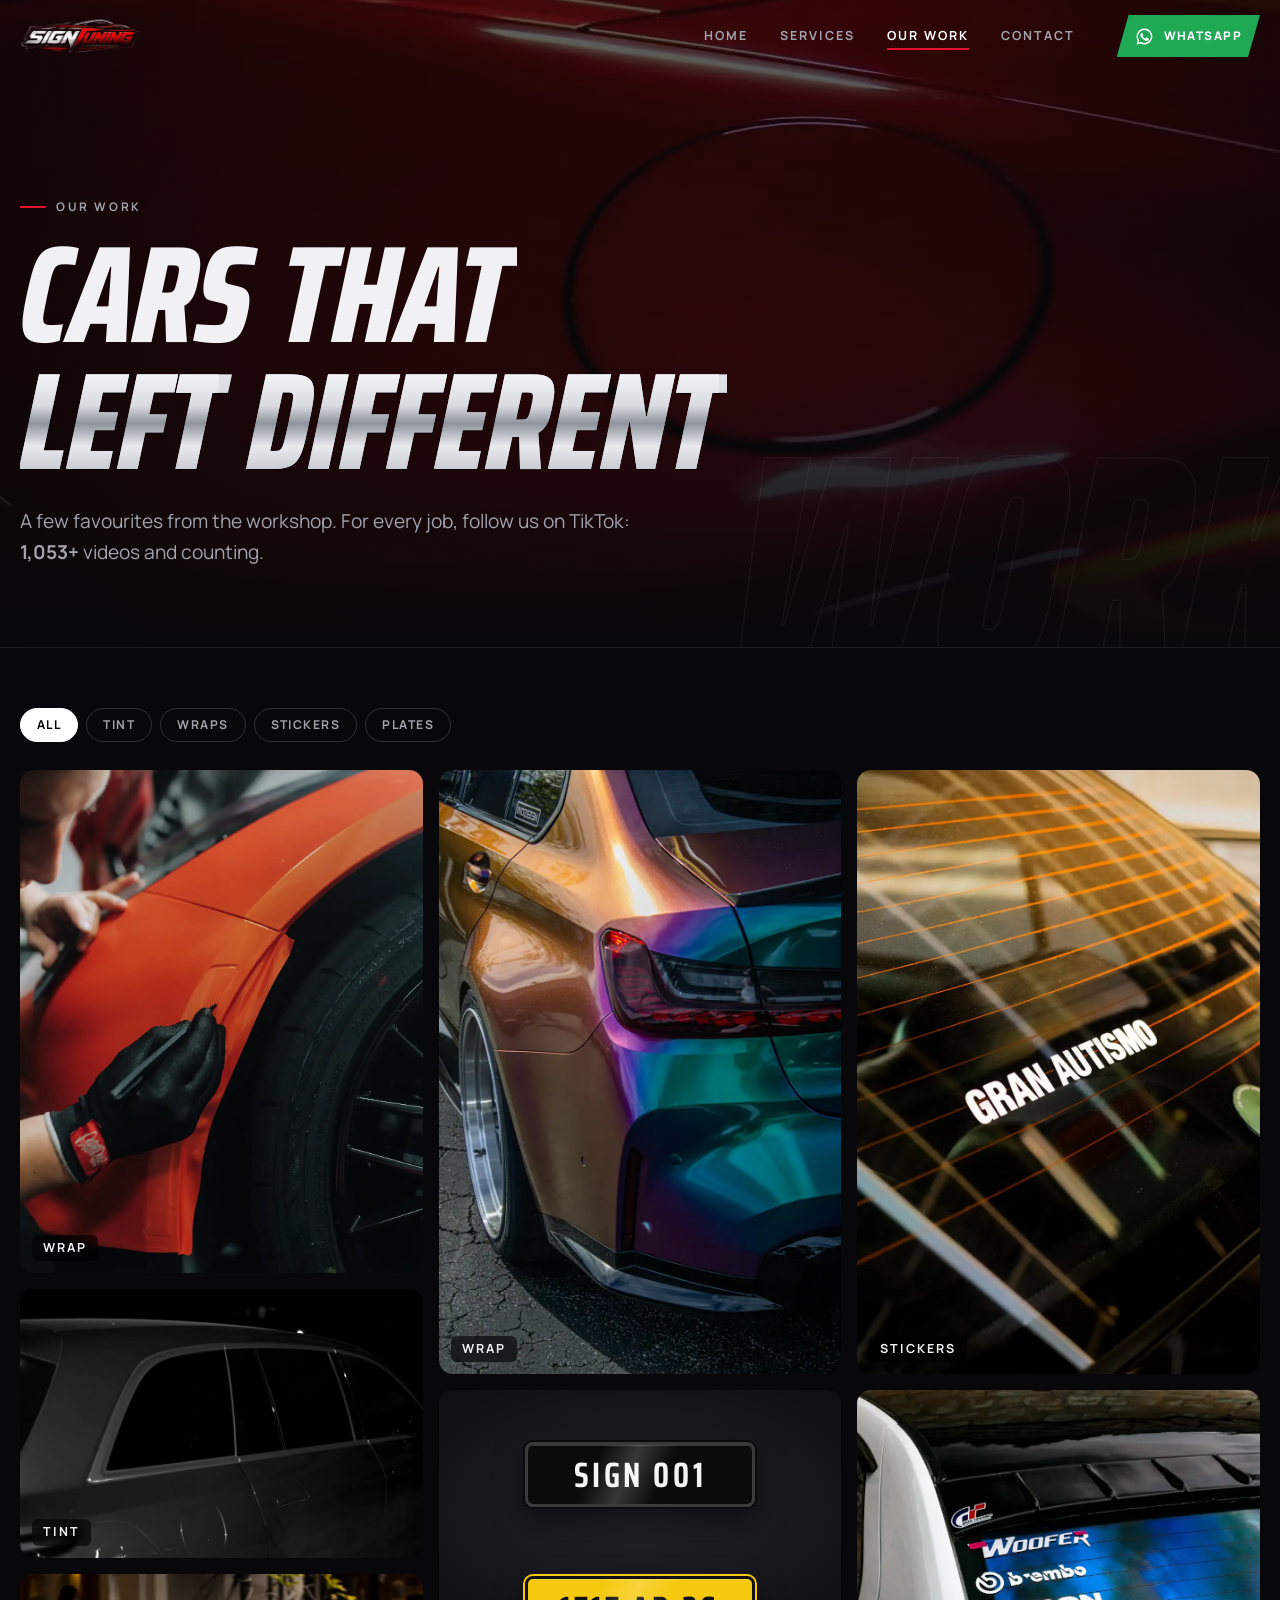
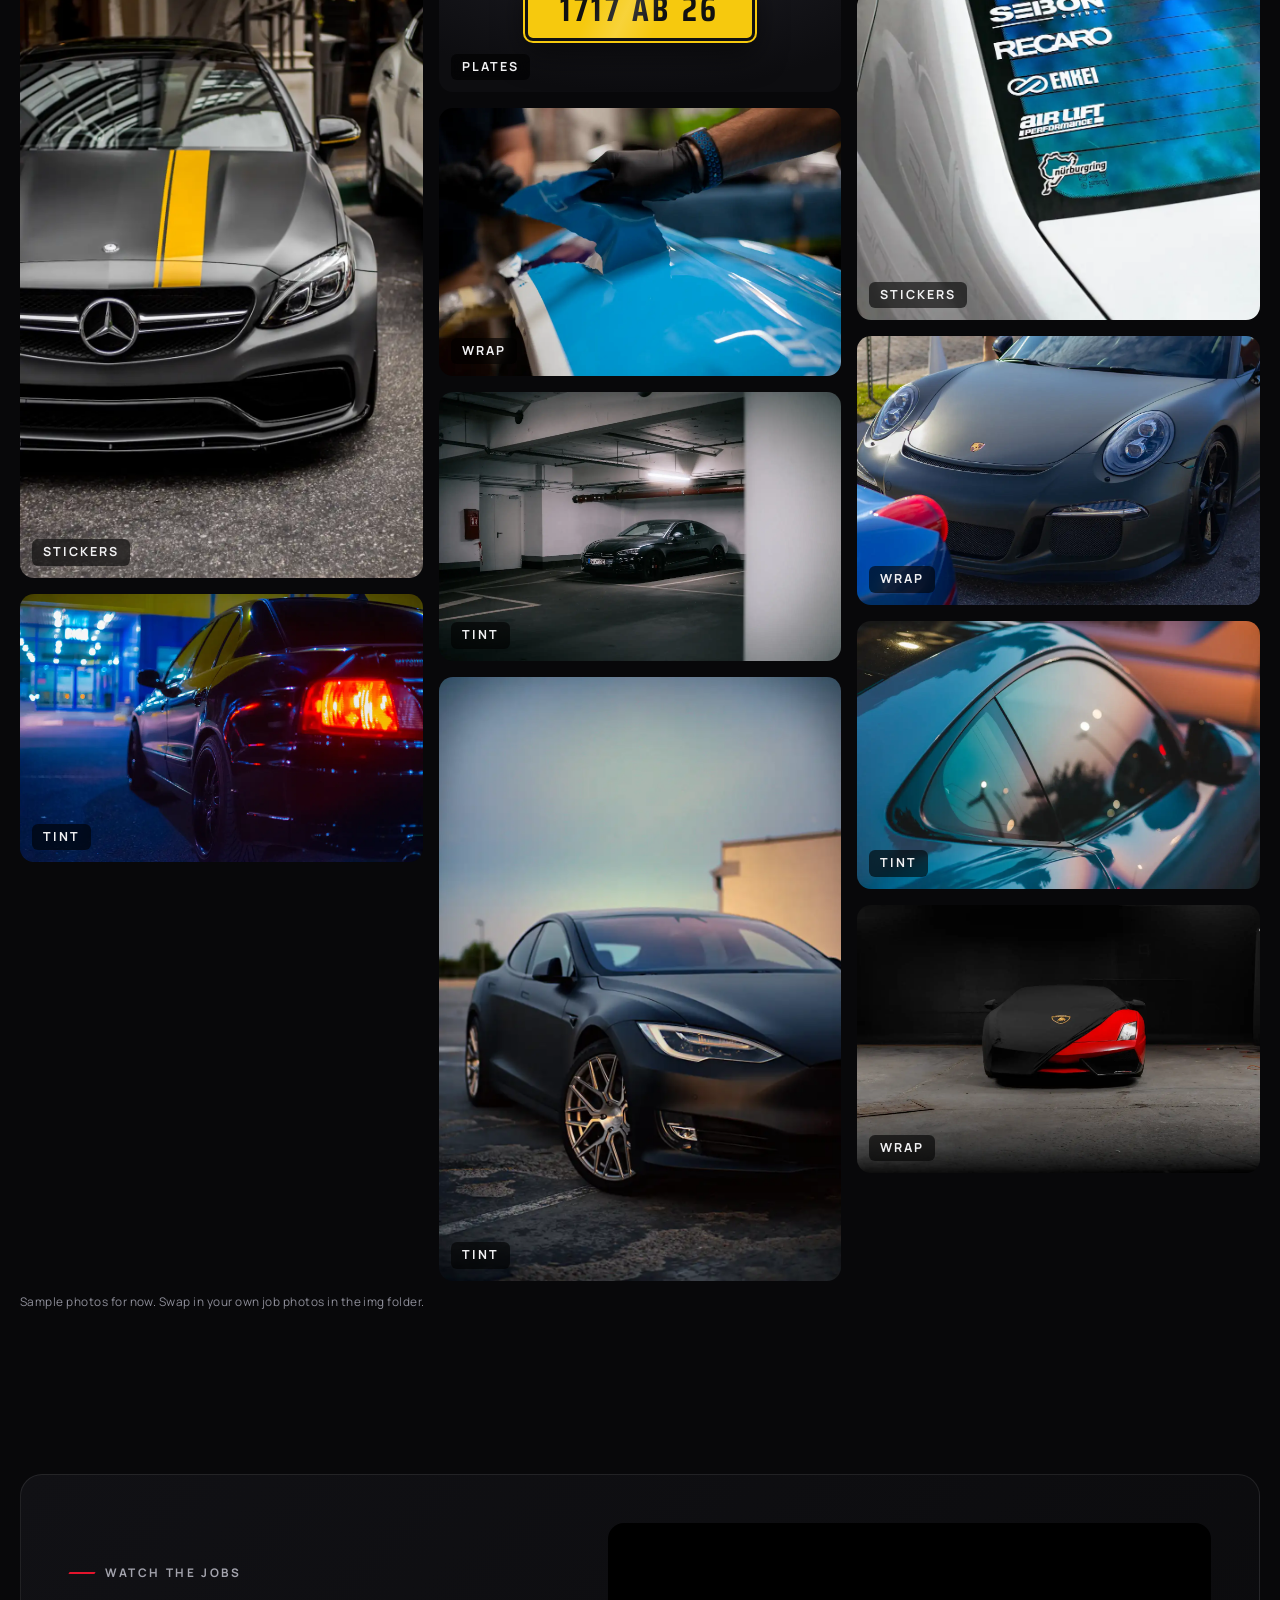
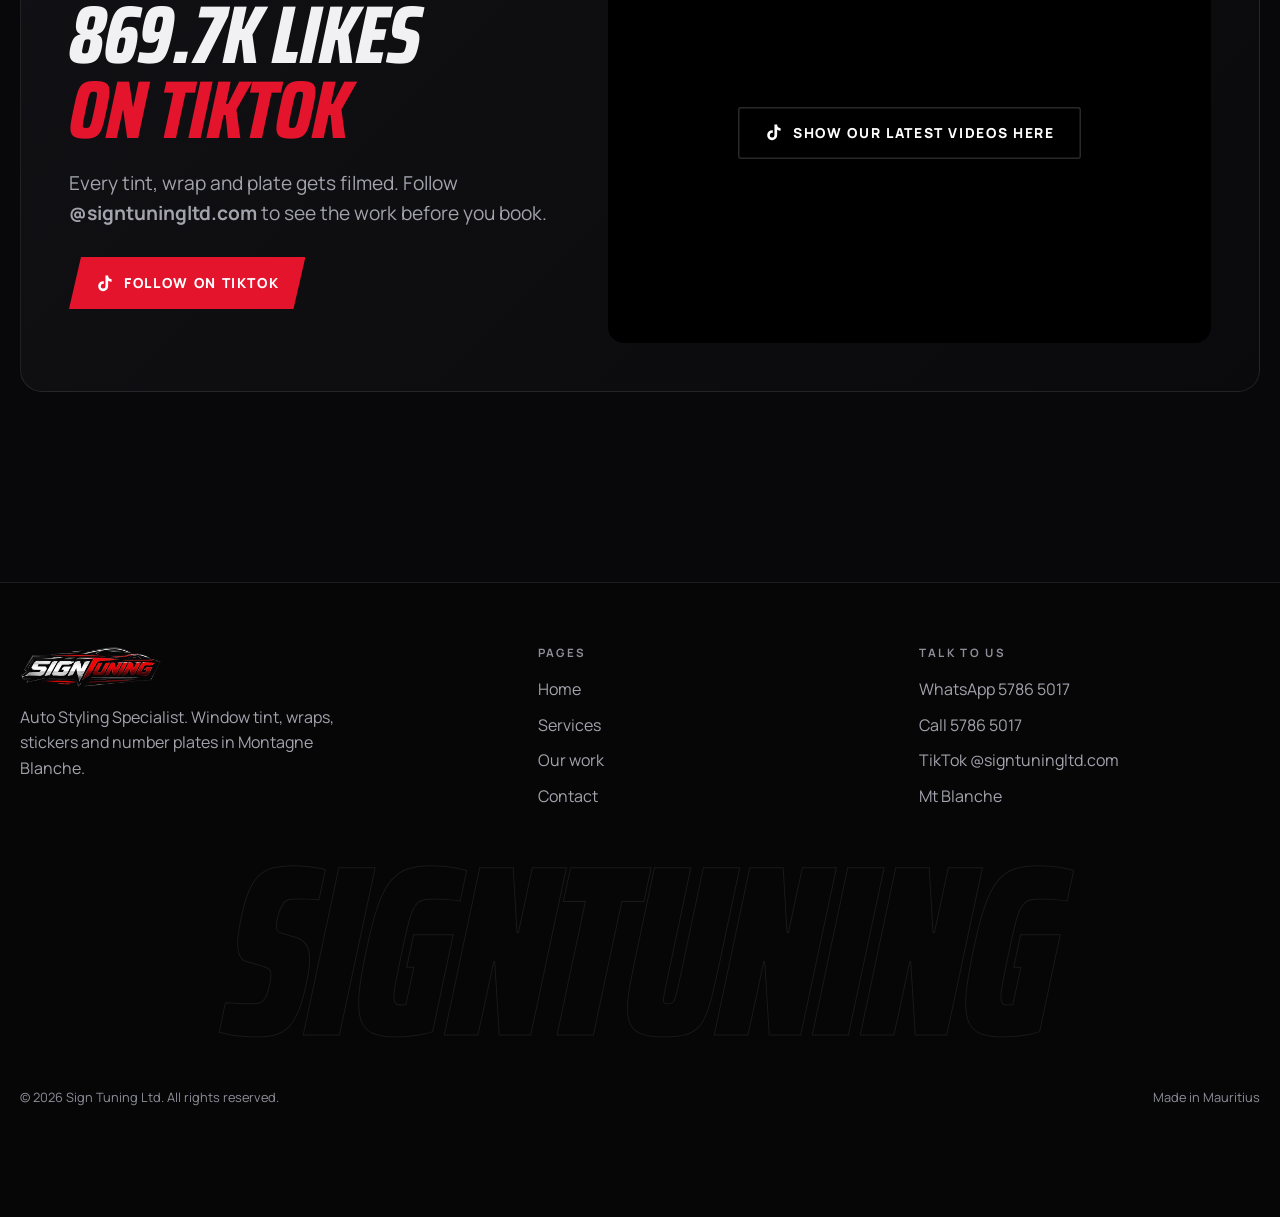
<file: work.html>
<!doctype html>
<html lang="en" data-page="work">
<head>
<meta charset="utf-8">
<meta name="viewport" content="width=device-width, initial-scale=1, viewport-fit=cover">
<title>Our Work: Tint, Wraps & Stickers | SIGNTUNING Mauritius</title>
<meta name="description" content="Cars tinted, wrapped and styled by SIGNTUNING in Montagne Blanche. Over 1,000 jobs filmed on TikTok.">
<meta property="og:image" content="https://webluxe.github.io/SignTuning-Website/img/og.jpg">
<meta property="og:type" content="website">
<link rel="canonical" href="https://webluxe.github.io/SignTuning-Website/work.html">
<meta name="theme-color" content="#08080a">
<link rel="icon" type="image/png" href="img/icon-192.png"><link rel="apple-touch-icon" href="img/icon-192.png">
<script>(function(d){try{if(sessionStorage.getItem('st-tx'))d.classList.add('tx-wait')}catch(e){}})(document.documentElement)</script>
<link rel="preconnect" href="https://fonts.googleapis.com"><link rel="preconnect" href="https://fonts.gstatic.com" crossorigin>
<link rel="stylesheet" href="https://fonts.googleapis.com/css2?family=Manrope:wght@400;500;600;700;800&family=Saira:ital,wdth,wght@0,62.5..100,600..900;1,62.5..100,700..900&display=swap" media="print" onload="this.media='all'"><noscript><link rel="stylesheet" href="https://fonts.googleapis.com/css2?family=Manrope:wght@400;500;600;700;800&family=Saira:ital,wdth,wght@0,62.5..100,600..900;1,62.5..100,700..900&display=swap"></noscript>
<link rel="stylesheet" href="css/style.css?v=11122248">
</head>
<body>
<div class="tx" aria-hidden="true"><div class="sheet2"><div class="name"></div></div></div>
<header class="top" id="top"></header>
<nav class="sheet" id="sheet" aria-label="Menu"></nav>

<main>
  <section class="phero vbg">
    <video class="bgv" data-src="video/reel.mp4" poster="video/reel.webp" aria-hidden="true"></video>
    <div class="wrap">
      <p class="kicker">Our work</p>
      <h1 class="split">Cars that<br><span class="chrome">left different</span></h1>
      <p class="lead rv">A few favourites from the workshop. For every job, follow us on TikTok: <b data-count="videos" data-plus="+">1,053+</b> videos and counting.</p>
    </div>
    <div class="ghostword" aria-hidden="true">Work</div>
  </section>

  <section class="pad" style="padding-top:60px">
    <div class="wrap">
      <div class="filters" role="group" aria-label="Filter by service">
        <button class="chip" data-f="all" aria-pressed="true">All</button>
        <button class="chip" data-f="tint" aria-pressed="false">Tint</button>
        <button class="chip" data-f="wrap" aria-pressed="false">Wraps</button>
        <button class="chip" data-f="stickers" aria-pressed="false">Stickers</button>
        <button class="chip" data-f="plates" aria-pressed="false">Plates</button>
      </div>
      <div class="masonry">
        <figure data-cat="wrap"><img src="img/wrap-install.webp" alt="Fitting wrap film on an orange car" loading="lazy" width="1100" height="1375"><figcaption>Wrap</figcaption></figure>
        <figure data-cat="tint"><img src="img/hero.webp" alt="Dark car with tinted side windows" loading="lazy" width="2000" height="1333"><figcaption>Tint</figcaption></figure>
        <figure data-cat="stickers"><img src="img/amg.webp" alt="Grey car with a yellow racing stripe" loading="lazy" width="900" height="1350"><figcaption>Stickers</figcaption></figure>
        <figure data-cat="tint"><img src="img/black-car.webp" alt="Car at night with dark tint" loading="lazy" width="1400" height="933"><figcaption>Tint</figcaption></figure>
        <figure data-cat="wrap"><img src="img/colour-car.webp" alt="Car in colour-shift wrap" loading="lazy" width="900" height="1350"><figcaption>Wrap</figcaption></figure>
        <figure data-cat="plates" style="aspect-ratio:4/3;display:grid;place-items:center;gap:14px;padding:24px;background:radial-gradient(80% 60% at 50% 40%,#22222a,#0d0d10);cursor:default"><span class="plate">SIGN 001</span><span class="plate yellow">1717 AB 26</span><figcaption>Plates</figcaption></figure>
        <figure data-cat="wrap"><img src="img/film-peel.webp" alt="Film being peeled from a blue body panel" loading="lazy" width="1400" height="933"><figcaption>Wrap</figcaption></figure>
        <figure data-cat="tint"><img src="img/garage.webp" alt="Black car in a garage" loading="lazy" width="1600" height="1067"><figcaption>Tint</figcaption></figure>
        <figure data-cat="tint"><img src="img/black-coupe.webp" alt="Black car with dark tint" loading="lazy" width="900" height="1350"><figcaption>Tint</figcaption></figure>
        <figure data-cat="stickers"><img src="img/decal-window.webp" alt="Lettering decal on a rear window" loading="lazy" width="900" height="1350"><figcaption>Stickers</figcaption></figure>
        <figure data-cat="stickers"><img src="img/sticker.webp" alt="Sponsor stickers on a rear window" loading="lazy" width="900" height="1185"><figcaption>Stickers</figcaption></figure>
        <figure data-cat="wrap"><img src="img/blue-close.webp" alt="Grey wrapped sports car" loading="lazy" width="1400" height="933"><figcaption>Wrap</figcaption></figure>
        <figure data-cat="tint"><img src="img/mirror.webp" alt="Tinted window reflecting sunset" loading="lazy" width="1400" height="933"><figcaption>Tint</figcaption></figure>
        <figure data-cat="wrap"><img src="img/red-gloss.webp" alt="Red and black supercar in a dark studio" loading="lazy" width="1600" height="1067"><figcaption>Wrap</figcaption></figure>
      </div>
      <p class="demo-note">Sample photos for now. Swap in your own job photos in the img folder.</p>
    </div>
  </section>

  <section class="pad" style="padding-top:0">
    <div class="wrap">
      <div class="tt-box rv">
        <div>
          <p class="kicker">Watch the jobs</p>
          <h2><span data-count="likes">1.3M</span> likes<br><span class="red">on TikTok</span></h2>
          <p class="lead" style="margin:20px 0 28px">Every tint, wrap and plate gets filmed. Follow <b data-s="tiktokHandle"></b> to see the work before you book.</p>
          <div class="btns"><a class="btn" data-tt data-icon="tt">Follow on TikTok</a></div>
        </div>
        <div class="tt-embed"><button class="btn ghost" id="loadTT" data-icon="tt">Show our latest videos here</button></div>
      </div>
    </div>
  </section>
</main>
<div class="lightbox" role="dialog" aria-label="Photo"><img alt=""><button aria-label="Close">×</button></div>
<footer id="foot"></footer>
<div class="dock" id="dock"></div>
<script src="config.js?v=11122244" defer></script>
<script src="js/main.js?v=11122244" defer></script>
<script src="js/fx.js?v=11122244" defer></script>
</body>
</html>
</file>
<file: css/style.css>
/* SIGNTUNING — black, chrome and race red */
:root {
  --bg: #08080a;
  --bg2: #0f0f12;
  --panel: #141418;
  --line: rgba(255,255,255,.09);
  --line2: rgba(255,255,255,.16);
  --text: #f1f1f3;
  --muted: #a3a3ad;
  --dim: #8e8e99;
  --red: #e4142c;
  --red2: #ff3b4e;
  --chrome: linear-gradient(180deg, #ffffff 0%, #d9dbe0 38%, #8e939c 52%, #e9eaee 70%, #b5b8bf 100%);
  --wrap: min(1240px, 100% - 40px);
  --r: 14px;
  --ease: cubic-bezier(.2,.7,.1,1);
  --disp: 'Saira', 'Arial Narrow', sans-serif;
  --body: 'Manrope', system-ui, sans-serif;
  color-scheme: dark;
}
* { box-sizing: border-box; }
html { -webkit-text-size-adjust: 100%; }
body {
  margin: 0; background: var(--bg); color: var(--text);
  font: 400 16px/1.6 var(--body); overflow-x: clip;
  -webkit-font-smoothing: antialiased;
}
img { max-width: 100%; display: block; }
a { color: inherit; text-decoration: none; }
button, input, select, textarea { font: inherit; color: inherit; }
::selection { background: var(--red); color: #fff; }
:focus-visible { outline: 2px solid var(--red2); outline-offset: 3px; border-radius: 4px; }
.wrap { width: var(--wrap); margin-inline: auto; }
[hidden] { display: none !important; }
.sr { position: absolute; width: 1px; height: 1px; overflow: hidden; clip: rect(0 0 0 0); white-space: nowrap; }

/* ---------- type ---------- */
.disp, h1, h2, h3 {
  font-family: var(--disp); font-style: italic; font-weight: 800;
  font-stretch: 78%; text-transform: uppercase; letter-spacing: -.01em; line-height: .92; margin: 0;
}
h1 { font-size: clamp(3.1rem, 10.5vw, 9.6rem); }
h2 { font-size: clamp(2.3rem, 6.4vw, 5.2rem); }
h3 { font-size: clamp(1.4rem, 2.6vw, 2rem); line-height: 1; }
.chrome {
  background: var(--chrome); -webkit-background-clip: text; background-clip: text; color: transparent;
  filter: drop-shadow(0 1px 0 rgba(0,0,0,.6));
}
.red { color: var(--red); }
.kicker {
  display: inline-flex; align-items: center; gap: 10px; margin: 0 0 18px;
  font: 700 .74rem/1 var(--body); letter-spacing: .22em; text-transform: uppercase; color: var(--muted);
}
.kicker::before { content: ''; width: 26px; height: 2px; background: var(--red); transform: skewX(-30deg); }
.lead { font-size: clamp(1.02rem, 1.5vw, 1.2rem); color: var(--muted); max-width: 56ch; }

/* ---------- buttons ---------- */
.btn {
  --bc: var(--red);
  position: relative; display: inline-flex; align-items: center; justify-content: center; gap: 10px;
  min-height: 52px; padding: 0 26px; border: 0; cursor: pointer;
  font: 800 .86rem/1 var(--body); letter-spacing: .12em; text-transform: uppercase;
  background: var(--bc); color: #fff; clip-path: polygon(12px 0, 100% 0, calc(100% - 12px) 100%, 0 100%);
  transition: transform .25s var(--ease), background .25s;
  overflow: hidden; isolation: isolate;
}
.btn::after { /* glint */
  content: ''; position: absolute; inset: 0; z-index: -1;
  background: linear-gradient(105deg, transparent 35%, rgba(255,255,255,.45) 50%, transparent 65%);
  transform: translateX(-120%); transition: transform .7s var(--ease);
}
.btn:hover::after { transform: translateX(120%); }
.btn:hover { background: var(--red2); }
.btn:active { transform: scale(.97); }
.btn.ghost { background: transparent; box-shadow: inset 0 0 0 1.5px var(--line2); clip-path: none; border-radius: 3px; }
.btn.ghost:hover { background: rgba(255,255,255,.06); }
.btn.wa { background: #1fa855; }
.btn.wa:hover { background: #25c263; }
.btn svg { width: 19px; height: 19px; flex: none; }
.btns { display: flex; flex-wrap: wrap; gap: 12px; }

/* ---------- header ---------- */
.top {
  position: fixed; inset: 0 0 auto; z-index: 50; height: 72px;
  display: flex; align-items: center; transition: background .35s, backdrop-filter .35s, height .35s;
}
.top.solid { background: rgba(8,8,10,.95); border-bottom: 1px solid var(--line); height: 64px; }
.top .wrap { display: flex; align-items: center; gap: 28px; }
.brand { display: flex; align-items: center; }
.brand img { height: 34px; width: auto; }
.nav { display: flex; gap: 4px; margin-left: auto; }
.nav a {
  position: relative; padding: 10px 14px; font: 700 .78rem/1 var(--body); letter-spacing: .16em; text-transform: uppercase; color: var(--muted);
  transition: color .2s;
}
.nav a:hover, .nav a[aria-current] { color: #fff; }
.nav a[aria-current]::after { content: ''; position: absolute; left: 14px; right: 14px; bottom: 2px; height: 2px; background: var(--red); transform: skewX(-30deg); }
.top .btn { min-height: 42px; padding: 0 18px; font-size: .74rem; }
.burger { display: none; margin-left: auto; width: 46px; height: 46px; border: 0; background: none; cursor: pointer; position: relative; }
.burger span { position: absolute; left: 11px; right: 11px; height: 2px; background: #fff; transition: transform .3s var(--ease), opacity .2s; }
.burger span:nth-child(1) { top: 16px; } .burger span:nth-child(2) { top: 22px; right: 17px; } .burger span:nth-child(3) { top: 28px; }
.menu-open .burger span:nth-child(1) { transform: translateY(6px) rotate(45deg); }
.menu-open .burger span:nth-child(2) { opacity: 0; }
.menu-open .burger span:nth-child(3) { transform: translateY(-6px) rotate(-45deg); }
.sheet {
  position: fixed; inset: 0; z-index: 45; background: #060607; padding: 96px 24px 32px;
  display: flex; flex-direction: column; gap: 6px; transform: translateY(-100%); transition: transform .5s var(--ease); visibility: hidden;
}
.menu-open .sheet { transform: none; visibility: visible; }
.sheet a.big { font: italic 800 2.6rem/1.1 var(--disp); font-stretch: 78%; text-transform: uppercase; padding: 6px 0; border-bottom: 1px solid var(--line); }
.sheet a.big span { color: var(--red); font-size: .9rem; margin-right: 12px; vertical-align: middle; font-style: normal; }
.sheet .btns { margin-top: auto; }
.sheet .btn { flex: 1; }

/* phone dock */
.dock { display: none; }

/* ---------- hero ---------- */
.hero { position: relative; min-height: 100svh; display: grid; align-items: end; overflow: hidden; isolation: isolate; }
.hero-media { position: absolute; inset: 0; z-index: -2; }
.hero-media img { width: 100%; height: 100%; object-fit: cover; object-position: 60% 50%; transform: scale(1.06); animation: heroIn 2.4s var(--ease) both; }
@keyframes heroIn { from { transform: scale(1.16); filter: brightness(.3); } }
.hero::before { content: ''; position: absolute; inset: 0; z-index: -1;
  background: linear-gradient(180deg, rgba(8,8,10,.55) 0%, rgba(8,8,10,0) 30%, rgba(8,8,10,.25) 60%, var(--bg) 100%),
              linear-gradient(90deg, rgba(8,8,10,.85) 0%, rgba(8,8,10,.2) 60%); }
.hero .wrap { padding: 140px 0 120px; }
.hero h1 .line { display: block; overflow: hidden; padding: 0 .08em .04em 0; }
.hero h1 .line > span { display: inline-block; }
.hero .lead { margin: 26px 0 34px; }
.hero-tags { position: absolute; right: max(20px, calc((100% - 1240px) / 2)); bottom: 132px; display: grid; gap: 8px; text-align: right; }
.hero-tags span { font: italic 700 .82rem/1 var(--disp); letter-spacing: .2em; text-transform: uppercase; color: var(--muted); }
.hero-tags b { color: var(--red); font-style: normal; margin-right: 8px; }

/* sweep reflection that crosses the hero once */
.sweep { position: absolute; inset: -20% -60%; z-index: -1; pointer-events: none;
  background: linear-gradient(100deg, transparent 44%, rgba(255,255,255,.08) 49%, rgba(255,255,255,.16) 50%, rgba(255,255,255,.06) 51%, transparent 56%);
  transform: translateX(-60%); animation: sweep 2.6s 1s var(--ease) both; }
@keyframes sweep { to { transform: translateX(60%); } }

/* ---------- ticker ---------- */
.ticker { position: relative; border-block: 1px solid var(--line); overflow: hidden; background: #0b0b0d; }
.ticker-track { display: flex; width: max-content; animation: tick 34s linear infinite; }
.ticker span { font: italic 800 clamp(1.4rem, 3vw, 2.2rem)/1 var(--disp); font-stretch: 78%; text-transform: uppercase; padding: 18px 26px; white-space: nowrap; color: transparent; -webkit-text-stroke: 1px rgba(255,255,255,.35); }
.ticker span:nth-child(4n+1) { color: #fff; -webkit-text-stroke: 0; }
.ticker span.dot { color: var(--red); -webkit-text-stroke: 0; padding-inline: 0; }
@keyframes tick { to { transform: translateX(-50%); } }

/* ---------- sections ---------- */
section { position: relative; }
.pad { padding: clamp(80px, 12vw, 150px) 0; }
.head { display: flex; flex-wrap: wrap; align-items: end; justify-content: space-between; gap: 22px 40px; margin-bottom: clamp(36px, 6vw, 64px); }
.head .lead { margin: 0; }

/* stats */
.stats { display: grid; grid-template-columns: repeat(4, 1fr); border-bottom: 1px solid var(--line); }
.stat { padding: 34px 22px; border-right: 1px solid var(--line); }
.stat:last-child { border-right: 0; }
.stat b { display: block; font: italic 800 clamp(2.2rem, 5vw, 3.8rem)/1 var(--disp); font-stretch: 78%; }
.stat small { display: block; margin-top: 8px; font-size: .78rem; letter-spacing: .14em; text-transform: uppercase; color: var(--muted); }

/* services list */
.svc-list { border-top: 1px solid var(--line); }
.svc {
  position: relative; display: grid; grid-template-columns: 90px 1fr auto; align-items: center; gap: 24px;
  padding: 30px 6px; border-bottom: 1px solid var(--line); isolation: isolate; overflow: hidden;
}
.svc::before { content: ''; position: absolute; inset: 0; z-index: -1; background: linear-gradient(90deg, rgba(228,20,44,.16), transparent 70%); transform: scaleX(0); transform-origin: left; transition: transform .6s var(--ease); }
.svc:hover::before { transform: none; }
.svc .no { font: italic 700 1rem/1 var(--disp); color: var(--red); letter-spacing: .1em; }
.svc h3 { font-size: clamp(2.1rem, 6vw, 4.6rem); transition: transform .5s var(--ease); }
.svc:hover h3 { transform: translateX(14px); }
.svc p { margin: 8px 0 0; color: var(--muted); max-width: 52ch; font-size: .98rem; }
.svc .go { width: 58px; height: 58px; border-radius: 50%; border: 1px solid var(--line2); display: grid; place-items: center; transition: background .3s, transform .5s var(--ease), border-color .3s; }
.svc:hover .go { background: var(--red); border-color: var(--red); transform: rotate(-45deg); }
.svc .go svg { width: 22px; }
.svc .peek {
  position: absolute; right: 120px; top: 50%; width: 260px; aspect-ratio: 4/3; z-index: 2; pointer-events: none;
  border-radius: 10px; overflow: hidden; opacity: 0; transform: translateY(-50%) rotate(-4deg) scale(.85);
  transition: opacity .35s, transform .6s var(--ease); box-shadow: 0 30px 60px rgba(0,0,0,.6);
}
.svc .peek img { width: 100%; height: 100%; object-fit: cover; }
.svc:hover .peek { opacity: 1; transform: translateY(-50%) rotate(-2deg) scale(1); }

/* number plate */
.plate {
  --pb: #0b0b0b; --pf: #f4f4f4; --pe: #3a3a3a;
  display: inline-grid; place-items: center; min-width: 230px; padding: 12px 22px; border-radius: 8px;
  background: var(--pb); color: var(--pf); border: 3px solid var(--pe);
  box-shadow: 0 0 0 2px var(--pb), 0 14px 30px rgba(0,0,0,.5), inset 0 1px 0 rgba(255,255,255,.18);
  font: 700 clamp(1.5rem, 3vw, 2.2rem)/1 'Saira', sans-serif; font-stretch: 70%; letter-spacing: .1em; white-space: nowrap;
  position: relative; overflow: hidden;
}
.plate::after { content: ''; position: absolute; inset: 0; background: linear-gradient(115deg, transparent 30%, rgba(255,255,255,.18) 45%, transparent 60%); }
.plate.white { --pb: #f7f7f2; --pf: #111; --pe: #111; }
.plate.yellow { --pb: #f6c90e; --pf: #111; --pe: #111; }
.plate.carbon { --pb: repeating-linear-gradient(45deg, #151515 0 4px, #222 4px 8px); --pf: #e8e8e8; --pe: #e4142c; background: repeating-linear-gradient(45deg, #151515 0 4px, #222 4px 8px); }

/* ---------- process ---------- */
.steps { display: grid; grid-template-columns: repeat(4, 1fr); gap: 1px; background: var(--line); border: 1px solid var(--line); border-radius: var(--r); overflow: hidden; counter-reset: s; }
.step { background: var(--bg); padding: 30px 24px 34px; position: relative; min-height: 240px; display: flex; flex-direction: column; }
.step::before { counter-increment: s; content: '0' counter(s); font: italic 800 4.2rem/1 var(--disp); font-stretch: 78%; color: transparent; -webkit-text-stroke: 1px rgba(255,255,255,.22); margin-bottom: auto; }
.step h3 { font-size: 1.5rem; margin: 26px 0 8px; }
.step p { margin: 0; color: var(--muted); font-size: .94rem; }
.step:hover::before { -webkit-text-stroke-color: var(--red); }

/* ---------- gallery strip ---------- */
.strip { display: grid; grid-auto-flow: column; grid-auto-columns: minmax(260px, 30%); gap: 16px; overflow-x: auto; scroll-snap-type: x mandatory; padding: 4px 20px 20px; margin: 0 -20px; scrollbar-width: thin; scrollbar-color: var(--red) transparent; overscroll-behavior-x: contain; }
.strip figure { margin: 0; scroll-snap-align: start; position: relative; border-radius: 16px; overflow: hidden; aspect-ratio: 3/4; background: var(--panel); }
.strip img { width: 100%; height: 100%; object-fit: cover; transition: transform 1s var(--ease); }
.strip figure:hover img { transform: scale(1.05); }
.strip figcaption { position: absolute; left: 0; right: 0; bottom: 0; padding: 40px 18px 16px; background: linear-gradient(transparent, rgba(0,0,0,.85)); font: italic 800 1.3rem/1 var(--disp); text-transform: uppercase; font-stretch: 78%; }
.strip figcaption small { display: block; font: 600 .72rem/1.4 var(--body); letter-spacing: .14em; color: var(--muted); font-style: normal; margin-bottom: 4px; }
.demo-note { display: inline-flex; gap: 8px; align-items: center; font-size: .74rem; color: var(--dim); letter-spacing: .04em; }

/* ---------- visit / cta ---------- */
.cta { position: relative; overflow: hidden; border-radius: 26px; border: 1px solid var(--line); background: #0d0d10; display: grid; grid-template-columns: 1.2fr 1fr; isolation: isolate; }
.cta .txt { padding: clamp(30px, 5vw, 64px); display: grid; gap: 22px; align-content: center; }
.cta .map { min-height: 380px; position: relative; }
.cta iframe { position: absolute; inset: 0; width: 100%; height: 100%; border: 0; filter: grayscale(1) invert(.92) contrast(.9) brightness(.85); }
.cta .map::after { content: ''; position: absolute; inset: 0; pointer-events: none; background: linear-gradient(90deg, #0d0d10, transparent 30%); }
.facts { display: grid; gap: 14px; }
.fact { display: grid; grid-template-columns: 26px 1fr; gap: 14px; align-items: start; }
.fact svg { width: 22px; color: var(--red); margin-top: 2px; }
.fact b { display: block; font-size: 1.05rem; }
.fact span { color: var(--muted); font-size: .9rem; }

/* ---------- footer ---------- */
footer { border-top: 1px solid var(--line); padding: 64px 0 110px; margin-top: 40px; background: #060607; }
.foot { display: grid; grid-template-columns: 1.4fr 1fr 1fr; gap: 40px; }
.foot img { height: 40px; width: auto; margin-bottom: 18px; }
.foot .fh { margin: 0 0 14px; font: 700 .72rem/1 var(--body); letter-spacing: .2em; text-transform: uppercase; color: var(--dim); }
.foot a { display: block; color: var(--muted); padding: 5px 0; transition: color .2s; }
.foot a:hover { color: #fff; }
.foot p { color: var(--muted); margin: 0; max-width: 36ch; }
.legal { margin-top: 48px; display: flex; flex-wrap: wrap; gap: 10px 24px; justify-content: space-between; color: var(--dim); font-size: .8rem; }
.bigword { font: italic 900 clamp(4rem, 19vw, 17rem)/.8 var(--disp); font-stretch: 70%; text-transform: uppercase; letter-spacing: -.02em; margin: 40px 0 -10px; color: transparent; -webkit-text-stroke: 1px rgba(255,255,255,.08); white-space: nowrap; text-align: center; user-select: none; }

/* ---------- inner page hero ---------- */
.phero { padding: 150px 0 60px; border-bottom: 1px solid var(--line); position: relative; overflow: hidden; }
.phero h1 { font-size: clamp(3rem, 11vw, 8.6rem); }
.phero .lead { margin-top: 22px; }
.phero .ghostword { position: absolute; right: -2vw; bottom: -3vw; font: italic 900 clamp(6rem, 24vw, 22rem)/.8 var(--disp); font-stretch: 70%; text-transform: uppercase; color: transparent; -webkit-text-stroke: 1px rgba(255,255,255,.06); pointer-events: none; }
.subnav { position: sticky; top: 64px; z-index: 30; background: rgba(8,8,10,.85); backdrop-filter: blur(12px); -webkit-backdrop-filter: blur(12px); border-bottom: 1px solid var(--line); }
.subnav .wrap { display: flex; gap: 6px; overflow-x: auto; scrollbar-width: none; }
.subnav a { padding: 16px 14px; white-space: nowrap; font: 700 .76rem/1 var(--body); letter-spacing: .16em; text-transform: uppercase; color: var(--muted); border-bottom: 2px solid transparent; }
.subnav a.on { color: #fff; border-color: var(--red); }

/* service detail blocks */
.detail { display: grid; grid-template-columns: 1fr 1fr; gap: clamp(28px, 5vw, 70px); align-items: center; padding: clamp(70px, 10vw, 120px) 0; border-bottom: 1px solid var(--line); scroll-margin-top: 120px; }
.detail.flip .media { order: 2; }
.detail .media { border-radius: 20px; overflow: hidden; position: relative; aspect-ratio: 4/5; background: var(--panel); }
.detail .media img { width: 100%; height: 100%; object-fit: cover; }
.detail .media .tag { position: absolute; left: 16px; top: 16px; background: rgba(0,0,0,.6); backdrop-filter: blur(6px); -webkit-backdrop-filter: blur(6px); padding: 8px 12px; border-radius: 6px; font: 700 .7rem/1 var(--body); letter-spacing: .16em; text-transform: uppercase; }
.detail h2 { margin-bottom: 20px; }
.ticks-list { list-style: none; padding: 0; margin: 24px 0 30px; display: grid; gap: 12px; }
.ticks-list li { display: grid; grid-template-columns: 22px 1fr; gap: 12px; color: var(--muted); }
.ticks-list li::before { content: ''; width: 14px; height: 3px; margin-top: 11px; background: var(--red); transform: skewX(-30deg); }
.ticks-list b { color: #fff; font-weight: 700; }

/* tint shade tiles */
.shades { display: grid; grid-template-columns: repeat(5, 1fr); gap: 8px; margin: 26px 0 8px; }
.shade { position: relative; aspect-ratio: 3/4; border-radius: 10px; overflow: hidden; background: url(../img/garage.webp) center/cover; }
.shade::before { content: ''; position: absolute; inset: 0; background: #050608; opacity: var(--o); }
.shade::after { content: ''; position: absolute; inset: 0; background: linear-gradient(130deg, rgba(255,255,255,.18), transparent 40%); }
.shade b { position: absolute; left: 8px; bottom: 8px; z-index: 1; font: italic 800 1.3rem/1 var(--disp); font-stretch: 78%; }
.shade small { position: absolute; left: 8px; bottom: 30px; z-index: 1; font-size: .62rem; letter-spacing: .1em; text-transform: uppercase; color: rgba(255,255,255,.7); }

/* finish chips */
.finishes { display: grid; grid-template-columns: repeat(auto-fill, minmax(140px, 1fr)); gap: 12px; margin-top: 26px; }
.finish { border-radius: 14px; aspect-ratio: 1; position: relative; overflow: hidden; border: 1px solid var(--line); display: flex; align-items: flex-end; padding: 12px; font: italic 800 1.05rem/1 var(--disp); font-stretch: 78%; text-transform: uppercase; }
.finish::after { content: ''; position: absolute; inset: -50%; background: linear-gradient(120deg, transparent 40%, rgba(255,255,255,var(--sheen)) 50%, transparent 60%); transform: translateX(-40%); transition: transform 1.1s var(--ease); }
.finish:hover::after { transform: translateX(40%); }
.finish span { position: relative; z-index: 1; text-shadow: 0 1px 6px rgba(0,0,0,.5); }

/* gallery page */
.filters { display: flex; flex-wrap: wrap; gap: 8px; margin-bottom: 28px; }
.chip { border: 1px solid var(--line2); background: none; padding: 10px 16px; border-radius: 40px; cursor: pointer; font: 700 .76rem/1 var(--body); letter-spacing: .12em; text-transform: uppercase; color: var(--muted); transition: all .2s; }
.chip[aria-pressed="true"], .chip:hover { background: #fff; color: #000; border-color: #fff; }
.masonry { columns: 3 300px; column-gap: 16px; }
.masonry figure { margin: 0 0 16px; break-inside: avoid; border-radius: 14px; overflow: hidden; position: relative; cursor: zoom-in; background: var(--panel); transition: opacity .4s, transform .4s var(--ease); }
.masonry figure.hide { display: none; }
.masonry img { width: 100%; height: auto; transition: transform .9s var(--ease); }
.masonry figure:hover img { transform: scale(1.04); }
.masonry figcaption { position: absolute; left: 12px; bottom: 12px; background: rgba(0,0,0,.6); backdrop-filter: blur(6px); -webkit-backdrop-filter: blur(6px); padding: 7px 11px; border-radius: 6px; font: 700 .68rem/1 var(--body); letter-spacing: .16em; text-transform: uppercase; }
.lightbox { position: fixed; inset: 0; z-index: 80; background: rgba(0,0,0,.92); display: grid; place-items: center; padding: 20px; opacity: 0; pointer-events: none; transition: opacity .3s; }
.lightbox.open { opacity: 1; pointer-events: auto; }
.lightbox img { max-height: 86vh; width: auto; border-radius: 10px; }
.lightbox button { position: absolute; top: 16px; right: 16px; width: 48px; height: 48px; border-radius: 50%; border: 1px solid var(--line2); background: #000; cursor: pointer; font-size: 1.4rem; }
.tt-box { border: 1px solid var(--line); border-radius: 22px; padding: clamp(24px, 4vw, 48px); background: linear-gradient(135deg, #111115, #0a0a0c); display: grid; grid-template-columns: 1fr 1.2fr; gap: 36px; align-items: center; }
.tt-embed { min-height: 420px; border-radius: 16px; background: #000; display: grid; place-items: center; overflow: hidden; }
.tt-embed .btn { margin: 20px; }

/* ---------- reveal ---------- */
.rv { opacity: 0; transform: translateY(34px); transition: opacity .9s var(--ease), transform .9s var(--ease); }
.rv.in { opacity: 1; transform: none; }
.rv.d1 { transition-delay: .08s; } .rv.d2 { transition-delay: .16s; } .rv.d3 { transition-delay: .24s; }
.split .w { display: inline-block; overflow: hidden; vertical-align: top; padding-right: .06em; }
.split .w > i { display: inline-block; font-style: inherit; transform: translateY(105%); transition: transform .9s var(--ease); }
.split.in .w > i { transform: none; }

/* ---------- intro: plotter cut + film peel ---------- */
.opening { position: fixed; inset: 0; z-index: 100; display: none; place-items: center; background: transparent; overflow: hidden; perspective: 1400px; }
.intro-on .opening { display: grid; }
.intro-on body { overflow: hidden; }
.opening .film { position: absolute; inset: 0; background: #050506; transform-origin: 50% 0; }
.opening .film::after { /* the lifting edge catches the light */
  content: ''; position: absolute; left: 0; right: 0; bottom: 0; height: 3px; background: linear-gradient(90deg, transparent, #fff, transparent); opacity: 0;
}
.opening .mark { position: relative; z-index: 2; width: min(560px, 78vw); }
.opening .mark img { width: 100%; height: auto; clip-path: inset(0 100% 0 0); }
.opening .blade { position: absolute; top: -12%; bottom: -12%; left: 0; width: 2px; background: var(--red2); box-shadow: 0 0 18px 3px rgba(255,59,78,.8); opacity: 0; }
.opening .glint { position: absolute; inset: 0; -webkit-mask: url(../img/logo.webp) center / 100% 100% no-repeat; mask: url(../img/logo.webp) center / 100% 100% no-repeat; background: linear-gradient(100deg, transparent 40%, rgba(255,255,255,.85) 50%, transparent 60%) 120% 0 / 300% 100% no-repeat; mix-blend-mode: overlay; }
.opening .sub { position: absolute; left: 0; right: 0; bottom: -46px; text-align: center; font: 700 .72rem/1 var(--body); letter-spacing: .5em; text-transform: uppercase; color: var(--muted); opacity: 0; }
.opening .skip { position: absolute; right: 18px; bottom: 18px; z-index: 3; background: none; border: 1px solid var(--line2); color: var(--muted); padding: 10px 14px; border-radius: 30px; font-size: .72rem; letter-spacing: .14em; text-transform: uppercase; cursor: pointer; }
.opening.play .blade { animation: blade 1.05s .25s cubic-bezier(.6,0,.3,1) both; }
.opening.play .mark img { animation: cut 1.05s .25s cubic-bezier(.6,0,.3,1) both; }
.opening.play .glint { animation: glint .9s 1.35s ease both; }
.opening.play .sub { animation: fadeUp .6s 1.3s ease both; }
.opening.lift .film { animation: peel 1s cubic-bezier(.7,0,.2,1) both; }
.opening.lift .film::after { opacity: 1; }
.opening.lift .mark, .opening.lift .sub, .opening.lift .skip { animation: out .35s ease both; }
@keyframes blade { 0% { opacity: 1; left: 0; } 92% { opacity: 1; } 100% { opacity: 0; left: 100%; } }
@keyframes cut { to { clip-path: inset(0 0 0 0); } }
@keyframes glint { from { background-position: 120% 0; } to { background-position: -20% 0; } }
@keyframes fadeUp { from { opacity: 0; transform: translateY(8px); } to { opacity: 1; } }
@keyframes peel { 0% { transform: none; } 100% { transform: translateY(-104%) rotateX(28deg); } }
@keyframes out { to { opacity: 0; transform: translateY(-20px); } }

/* ---------- page change: tint film rolls down ---------- */
.tx { position: fixed; inset: 0; z-index: 90; pointer-events: none; visibility: hidden; }
.tx .sheet2 { position: absolute; inset: 0; background: linear-gradient(180deg, #0b0b0e, #050506); transform: translateY(-101%); display: grid; place-items: center; }
.tx .sheet2::after { content: ''; position: absolute; left: 0; right: 0; bottom: -2px; height: 3px; background: linear-gradient(90deg, transparent 5%, var(--red2) 30%, #fff 50%, var(--red2) 70%, transparent 95%); box-shadow: 0 0 24px 4px rgba(255,59,78,.55); }
.tx .name { font: italic 900 clamp(2.6rem, 9vw, 7rem)/1 var(--disp); font-stretch: 72%; text-transform: uppercase; }
.tx .name small { display: block; text-align: center; font: 700 .7rem/1 var(--body); letter-spacing: .4em; color: var(--muted); font-style: normal; margin-top: 14px; }
.tx.go { visibility: visible; pointer-events: auto; }
.tx.go .sheet2 { transform: none; transition: transform .55s cubic-bezier(.7,0,.25,1); }
.tx.arrive { visibility: visible; }
.tx.arrive .sheet2 { transform: none; animation: txOut .7s .12s cubic-bezier(.7,0,.25,1) both; }
@keyframes txOut { to { transform: translateY(101%); } }
.tx-wait .tx { visibility: visible; }
.tx-wait .tx .sheet2 { transform: none; }

/* ---------- responsive ---------- */
@media (max-width: 1000px) {
  .cta { grid-template-columns: 1fr; }
  .cta .map { min-height: 300px; }
  .cta .map::after { background: linear-gradient(180deg, #0d0d10, transparent 30%); }
  .steps { grid-template-columns: 1fr 1fr; }
  .tt-box { grid-template-columns: 1fr; }
  .svc .peek { display: none; }
}
@media (max-width: 820px) {
  .nav, .top .btn { display: none; }
  .burger { display: block; }
  .brand img { height: 28px; }
  .stats { grid-template-columns: 1fr 1fr; }
  .stat:nth-child(2) { border-right: 0; }
  .stat:nth-child(-n+2) { border-bottom: 1px solid var(--line); }
  .svc { grid-template-columns: 1fr auto; gap: 10px 16px; padding: 26px 0; }
  .svc .no { grid-column: 1 / -1; }
  .svc .go { width: 48px; height: 48px; }
  .detail { grid-template-columns: 1fr; }
  .detail.flip .media { order: 0; }
  .detail .media { aspect-ratio: 4/3; }
  .foot { grid-template-columns: 1fr 1fr; }
  .foot > div:first-child { grid-column: 1 / -1; }
  .hero-tags { display: none; }
  .hero .wrap { padding-bottom: 100px; }
  .strip { grid-auto-columns: 74%; }
  .dock {
    display: grid; grid-template-columns: 1fr 1fr; gap: 8px; position: fixed; left: 10px; right: 10px; bottom: calc(10px + env(safe-area-inset-bottom)); z-index: 40;
    transform: translateY(140%); transition: transform .5s var(--ease);
  }
  .dock.show { transform: none; }
  .dock .btn { min-height: 50px; font-size: .76rem; box-shadow: 0 10px 30px rgba(0,0,0,.6); }
  .shades { grid-template-columns: repeat(5, 1fr); gap: 5px; }
  .shade b { font-size: 1rem; }
  .shade small { display: none; }
}
@media (max-width: 520px) {
  .steps { grid-template-columns: 1fr; }
  .step { min-height: 0; }
  .btns .btn { flex: 1 1 100%; }
  .plate { min-width: 0; width: 100%; }
}
@media (prefers-reduced-motion: reduce) {
  *, *::before, *::after { animation-duration: .01ms !important; animation-delay: 0s !important; transition-duration: .01ms !important; }
  .rv, .split .w > i { opacity: 1; transform: none; }
  .ticker-track { animation: none; }
}
.split .chrome .w > i { background: var(--chrome); -webkit-background-clip: text; background-clip: text; color: transparent; }
.hero-media picture { display: block; height: 100%; }
@media (max-width: 700px) { .hero-media img { object-position: 68% 50%; } }

/* ---------- service showcase cards ---------- */
.svcgrid { display: grid; grid-template-columns: 1fr 1fr; gap: 18px; }
.scard { position: relative; display: block; min-height: 560px; border-radius: 22px; overflow: hidden; isolation: isolate; border: 1px solid var(--line); background: var(--panel); }
.scard img { position: absolute; inset: 0; width: 100%; height: 100%; object-fit: cover; z-index: -2; transition: transform 1.2s var(--ease), filter .6s; filter: saturate(.9) brightness(.85); }
.scard::after { content: ''; position: absolute; inset: 0; z-index: -1; background: linear-gradient(180deg, rgba(8,8,10,.15) 0%, rgba(8,8,10,0) 35%, rgba(8,8,10,.92) 100%); }
.scard:hover img { transform: scale(1.06); filter: saturate(1.05) brightness(.95); }
.scard .no { position: absolute; left: 26px; top: 22px; font: italic 900 4.4rem/1 var(--disp); font-stretch: 72%; color: transparent; -webkit-text-stroke: 1.5px rgba(255,255,255,.7); }
.scard .txt { position: absolute; left: 26px; right: 90px; bottom: 26px; }
.scard h3 { font-size: clamp(2.2rem, 4vw, 3.4rem); }
.scard p { margin: 10px 0 14px; color: #d0d0d6; max-width: 44ch; }
.scard ul { list-style: none; margin: 0; padding: 0; display: flex; flex-wrap: wrap; gap: 6px; }
.scard li { font: 700 .72rem/1 var(--body); letter-spacing: .1em; text-transform: uppercase; padding: 8px 11px; border-radius: 30px; background: rgba(255,255,255,.1); backdrop-filter: blur(6px); -webkit-backdrop-filter: blur(6px); border: 1px solid rgba(255,255,255,.14); }
.scard .go { position: absolute; right: 24px; bottom: 26px; width: 56px; height: 56px; border-radius: 50%; display: grid; place-items: center; background: var(--red); transition: transform .5s var(--ease); }
.scard .go svg { width: 22px; }
.scard:hover .go { transform: rotate(-45deg); }
.scard .floatplate { position: absolute; right: 26px; top: 30px; transform: rotate(-6deg); }
.scard .floatplate .plate { min-width: 0; }

/* ---------- contact ways ---------- */
.ways { display: grid; grid-template-columns: repeat(3, 1fr); gap: 16px; }
.way { position: relative; display: flex; flex-direction: column; gap: 10px; padding: 30px; border-radius: 22px; background: var(--panel); border: 1px solid var(--line); overflow: hidden; transition: transform .4s var(--ease), border-color .3s; min-height: 330px; }
.way:hover { transform: translateY(-4px); border-color: var(--line2); }
.way .ic { width: 58px; height: 58px; border-radius: 16px; display: grid; place-items: center; background: rgba(255,255,255,.06); margin-bottom: 14px; }
.way .ic svg { width: 28px; height: 28px; }
.way small { font: 700 .72rem/1 var(--body); letter-spacing: .2em; text-transform: uppercase; color: var(--muted); }
.way h3 { font-size: 2.6rem; }
.way p { margin: 0; color: var(--muted); }
.way b { margin-top: auto; font: italic 800 1.6rem/1 var(--disp); font-stretch: 78%; letter-spacing: .02em; }
.way.wa { background: linear-gradient(160deg, #0f3b25, #0b1a12); border-color: rgba(31,168,85,.35); }
.way.wa .ic { background: #1fa855; }

@media (max-width: 1000px) { .ways { grid-template-columns: 1fr; } .way { min-height: 0; } }
@media (max-width: 820px) {
  .svcgrid { grid-template-columns: 1fr; gap: 14px; }
  .scard { min-height: 440px; }
  .scard .txt { left: 20px; right: 20px; bottom: 20px; }
  .scard .go { display: none; }
  .scard .no { left: 20px; top: 16px; font-size: 3.4rem; }
  .scard .floatplate { right: 20px; top: 24px; }
  .scard .floatplate .plate { font-size: 1.3rem; padding: 8px 14px; }
}
.tx .name:empty { display: none; }
.detail .media .tag, .masonry figcaption { font-size: .78rem; }

/* ================= ULTRA: video + scroll scenes ================= */
video.bgv { position: absolute; inset: 0; width: 100%; height: 100%; object-fit: cover; z-index: -2; background: #000 center / cover no-repeat; }
.scard video.bgv { transition: transform 1.2s var(--ease), filter .6s; filter: saturate(.95) brightness(.8); }
.scard:hover video.bgv { transform: scale(1.05); filter: saturate(1.05) brightness(.95); }
.vtag { position: absolute; right: 22px; top: 24px; display: flex; align-items: center; gap: 7px; font: 700 .66rem/1 var(--body); letter-spacing: .2em; text-transform: uppercase; color: rgba(255,255,255,.75); }
.vtag i { width: 7px; height: 7px; border-radius: 50%; background: var(--red); box-shadow: 0 0 10px var(--red); animation: blink 1.6s infinite; }
@keyframes blink { 50% { opacity: .35; } }

/* hero: video shrinks into a frame as you scroll away */
.hero.uv { min-height: 100svh; }
.hero.uv .hero-media { inset: 0; overflow: hidden; transform-origin: 50% 0; will-change: transform;
  transform: scale(calc(1 - var(--p, 0) * .08)) translateY(calc(var(--p, 0) * 6vh)); border-radius: calc(var(--p, 0) * 34px); }
.hero.uv .hero-media video { position: absolute; inset: 0; width: 100%; height: 100%; object-fit: cover; }
.hero.uv .wrap { transform: translateY(calc(var(--p, 0) * -14vh)); opacity: calc(1 - var(--p, 0) * 1.4); }
.hero.uv h1 { font-size: clamp(3.6rem, 13vw, 12rem); }
.hero.uv::before { background: linear-gradient(180deg, rgba(8,8,10,.5) 0%, rgba(8,8,10,0) 28%, rgba(8,8,10,.15) 55%, var(--bg) 100%), linear-gradient(90deg, rgba(8,8,10,.75) 0%, rgba(8,8,10,0) 60%); }
.scrollcue { position: absolute; left: 50%; bottom: 26px; transform: translateX(-50%); display: grid; justify-items: center; gap: 8px; font: 700 .64rem/1 var(--body); letter-spacing: .3em; text-transform: uppercase; color: var(--muted); opacity: calc(1 - var(--p, 0) * 4); }
.scrollcue i { width: 1px; height: 46px; background: linear-gradient(var(--red), transparent); animation: cue 1.8s var(--ease) infinite; transform-origin: top; }
@keyframes cue { 0% { transform: scaleY(0); } 60% { transform: scaleY(1); } 100% { transform: scaleY(1); opacity: 0; } }

/* showreel: pinned, frame grows to full width */
.reelsec { position: relative; height: 230vh; }
.reel-pin { position: sticky; top: 0; height: 100vh; display: grid; place-items: center; overflow: hidden; }
.reel-word { position: absolute; left: 0; right: 0; top: 50%; transform: translateY(-50%) scale(calc(1 + var(--p, 0) * .25)); text-align: center; font: italic 900 clamp(5rem, 22vw, 22rem)/.8 var(--disp); font-stretch: 68%; text-transform: uppercase; color: transparent; -webkit-text-stroke: 1px rgba(255,255,255,.14); white-space: nowrap; pointer-events: none; }
.reel-frame { position: relative; width: min(1500px, 100vw); aspect-ratio: 16 / 9; max-height: 100vh; border-radius: calc(28px - var(--p, 0) * 28px); overflow: hidden; isolation: isolate; box-shadow: 0 40px 120px -30px rgba(228,20,44,.35);
  transform: scale(calc(.56 + var(--p, 0) * .44)); will-change: transform; }
.reel-frame::after { content: ''; position: absolute; inset: 0; z-index: -1; background: linear-gradient(180deg, transparent 55%, rgba(0,0,0,.7)); }
.reel-ui { position: absolute; left: 0; right: 0; bottom: 0; padding: clamp(18px, 3vw, 40px); display: flex; align-items: end; justify-content: space-between; gap: 20px; }
.reel-ui h2 { font-size: clamp(2rem, 5vw, 4.4rem); }
.reel-ui small { display: block; font: 700 .7rem/1 var(--body); letter-spacing: .24em; text-transform: uppercase; color: var(--muted); margin-bottom: 10px; }
.playbtn { flex: none; width: clamp(64px, 7vw, 96px); aspect-ratio: 1; border-radius: 50%; border: 0; cursor: pointer; background: var(--red); display: grid; place-items: center; animation: ring 2.2s infinite; transition: transform .3s var(--ease); }
.playbtn:hover { transform: scale(1.08); }
.playbtn::after { content: ''; margin-left: 6px; border-left: 22px solid #fff; border-top: 13px solid transparent; border-bottom: 13px solid transparent; }
@keyframes ring { 0% { box-shadow: 0 0 0 0 rgba(228,20,44,.6); } 70% { box-shadow: 0 0 0 26px rgba(228,20,44,0); } 100% { box-shadow: 0 0 0 0 rgba(228,20,44,0); } }
.vlight { position: fixed; inset: 0; z-index: 85; background: rgba(0,0,0,.94); display: grid; place-items: center; padding: 20px; opacity: 0; pointer-events: none; transition: opacity .35s; }
.vlight.open { opacity: 1; pointer-events: auto; }
.vlight video { width: min(1400px, 100%); max-height: 86vh; border-radius: 14px; background: #000; }
.vlight button { position: absolute; top: 16px; right: 16px; width: 50px; height: 50px; border-radius: 50%; border: 1px solid var(--line2); background: #000; cursor: pointer; font-size: 1.5rem; }

/* statement: words light up while scrolling */
.statement { padding: clamp(90px, 14vw, 180px) 0; }
.statement p[data-words] { margin: 0; font: italic 800 clamp(2.2rem, 6.4vw, 6rem)/.98 var(--disp); font-stretch: 78%; text-transform: uppercase; letter-spacing: -.005em; max-width: 18ch; }
.statement p .wd { opacity: clamp(.24, calc((var(--p, 0) * 1.25 * var(--n) - var(--i)) * .9), 1); }
.statement p .wd.r { color: var(--red); }
.statement .by { margin-top: 30px; display: flex; gap: 14px; align-items: center; color: var(--muted); font-weight: 600; }
.statement .by img { height: 26px; width: auto; }

/* horizontal work gallery (desktop pins and slides sideways) */
.hwork { position: relative; }
.hwork-pin { position: sticky; top: 0; height: 100vh; overflow: hidden; display: grid; grid-template-columns: 100%; align-content: center; gap: 30px; }
.hwork-track { min-width: 0; }
.hwork-track { display: flex; gap: 22px; padding-left: max(20px, calc((100vw - 1240px) / 2)); will-change: transform; transform: translateX(calc(var(--p, 0) * var(--dist, 0px) * -1)); }
.hwork-track figure { flex: none; width: clamp(280px, 30vw, 460px); aspect-ratio: 3 / 4; margin: 0; border-radius: 20px; overflow: hidden; position: relative; background: var(--panel); }
.hwork-track figure:nth-child(even) { transform: translateY(40px); }
.hwork-track img { width: 100%; height: 100%; object-fit: cover; }
.hwork-track figcaption { position: absolute; left: 0; right: 0; bottom: 0; padding: 50px 20px 18px; background: linear-gradient(transparent, rgba(0,0,0,.88)); font: italic 800 1.6rem/1 var(--disp); text-transform: uppercase; font-stretch: 78%; }
.hwork-track figcaption small { display: block; font: 700 .7rem/1.4 var(--body); letter-spacing: .16em; color: var(--muted); font-style: normal; margin-bottom: 4px; }
.hwork-track .endcard { display: grid; place-items: center; text-align: center; background: linear-gradient(160deg, #1a0a0d, #0b0b0d); border: 1px solid rgba(228,20,44,.3); padding: 30px; }
.hwork-track .endcard h3 { font-size: clamp(2rem, 3.4vw, 3.2rem); margin-bottom: 18px; }
.hwork .progress { height: 2px; background: var(--line); margin: 0 auto; width: min(1240px, 100% - 40px); }
.hwork .progress i { display: block; height: 100%; background: var(--red); transform-origin: left; transform: scaleX(var(--p, 0)); }

/* tiktok feed */
.ttfeed { display: grid; grid-template-columns: .9fr 1.1fr; gap: clamp(24px, 4vw, 60px); align-items: center; }
.ttframe { min-height: 560px; border-radius: 22px; background: #000; border: 1px solid var(--line); overflow: hidden; display: grid; place-items: center; position: relative; }
.ttframe .loading { color: var(--muted); font-size: .9rem; display: grid; gap: 14px; justify-items: center; text-align: center; padding: 20px; }
.ttframe blockquote { margin: 0 !important; width: 100%; }

/* inner pages: video media and video headers */
.detail .media video.bgv { z-index: 0; }
.detail .media .tag { z-index: 2; }
.phero.vbg { min-height: 72vh; display: grid; align-items: end; isolation: isolate; }
.phero.vbg::before { content: ''; position: absolute; inset: 0; z-index: -1; background: linear-gradient(180deg, rgba(8,8,10,.35), rgba(8,8,10,.6) 55%, var(--bg)); }

@media (max-width: 900px), (hover: none) {
  .reelsec { height: auto; padding: 60px 0; }
  .reel-pin { position: relative; height: auto; overflow: visible; }
  .reel-frame { transform: none; border-radius: 18px; width: calc(100% - 32px); }
  .reel-word { display: none; }
  .hwork-pin { position: relative; height: auto; overflow: visible; }
  .hwork-track { transform: none; overflow-x: auto; scroll-snap-type: x mandatory; padding: 4px 20px 20px; scrollbar-width: none; overscroll-behavior-x: contain; }
  .hwork-track figure { width: 74vw; scroll-snap-align: start; }
  .hwork-track figure:nth-child(even) { transform: none; }
  .hwork .progress { display: none; }
  .ttfeed { grid-template-columns: 1fr; }
}
@media (max-width: 700px) { .reel-ui h2 { font-size: 1.8rem; } .playbtn { width: 58px; } .playbtn::after { border-left-width: 16px; border-top-width: 10px; border-bottom-width: 10px; } }
@media (prefers-reduced-motion: reduce) { .hero.uv .hero-media, .hero.uv .wrap, .reel-frame, .hwork-track { transform: none !important; } .statement p .wd { opacity: 1; } }

.hero.uv .hero-media video { animation: heroIn 2.4s var(--ease) both; }
.phero.vbg video.bgv { z-index: -2; opacity: .55; }

/* real-phone fixes (A23, 2026-11-12) */
@media (max-aspect-ratio: 4/5) {
  .hero.uv::before { background: linear-gradient(180deg, rgba(8,8,10,.35) 0%, rgba(8,8,10,0) 22%, rgba(8,8,10,.55) 48%, rgba(8,8,10,.9) 70%, var(--bg) 100%); }
  .hero.uv .lead { text-shadow: 0 2px 14px rgba(0,0,0,.8); color: #d6d6dc; }
}
@media (max-width: 820px) {
  .dock { transform: translateY(calc(100% + 40px)); visibility: hidden; transition: transform .5s var(--ease), visibility 0s .5s; }
  .dock.show { visibility: visible; transition: transform .5s var(--ease); }
}
.scrollcue, .vtag { font-size: .74rem; }
.ttframe { min-height: 420px; }
.ttframe:has(iframe) { min-height: 0; background: transparent; border: 0; }
@media (hover: none) { .reel-frame { box-shadow: 0 20px 50px -24px rgba(228,20,44,.35); } }

#plates .media { padding-top: 64px; }
</file>
